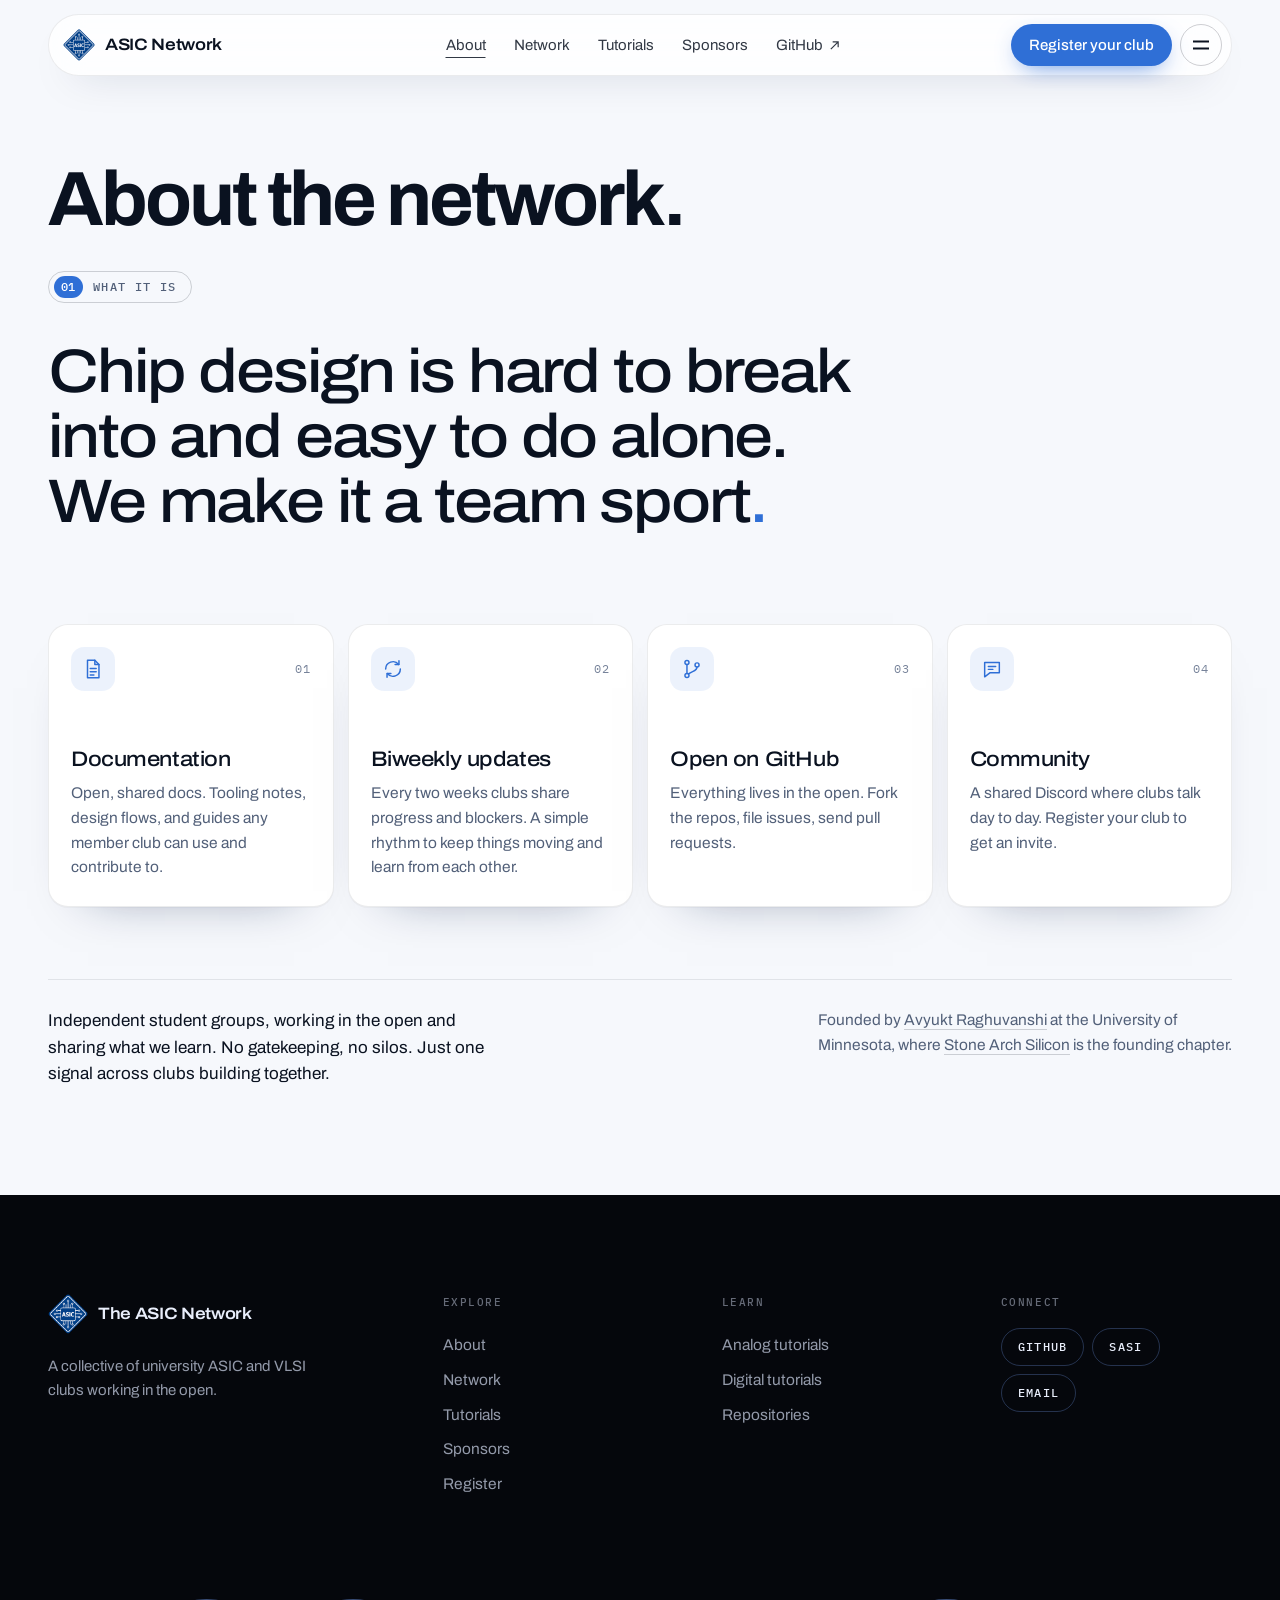
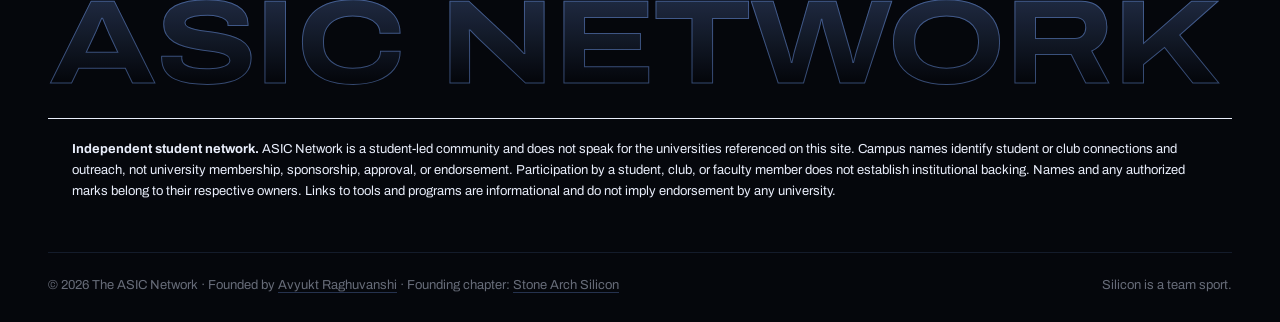
<file: about.html>
<!DOCTYPE html>
<html lang="en" class="no-js">
<head>
<meta charset="UTF-8" />
<meta name="viewport" content="width=device-width, initial-scale=1.0" />
<title>About the network | ASIC Network</title>
<meta name="description" content="Meet the ASIC Network: shared documentation, biweekly updates, and a global community of student chip designers." />

<link rel="canonical" href="https://asicnetwork.net/about.html" />

<!-- Open Graph -->
<meta property="og:title" content="About the network | ASIC Network" />
<meta property="og:description" content="Meet the ASIC Network: shared documentation, biweekly updates, and a global community of student chip designers." />
<meta property="og:image" content="https://asicnetwork.net/banner.png" />
<meta property="og:url" content="https://asicnetwork.net/about.html" />
<meta property="og:type" content="website" />
<script type="application/ld+json">
{
  "@context": "https://schema.org",
  "@type": "Organization",
  "@id": "https://asicnetwork.net/#organization",
  "name": "The ASIC Network",
  "alternateName": "ASIC Network",
  "url": "https://asicnetwork.net/",
  "logo": "https://asicnetwork.net/logo.png",
  "image": "https://asicnetwork.net/banner.png",
  "description": "A collective of university ASIC and VLSI clubs working in the open: shared documentation, open analog and digital tutorials, biweekly updates, and a community.",
  "founder": {
    "@type": "Person",
    "@id": "https://raghuavy.github.io/#person",
    "name": "Avyukt Raghuvanshi",
    "url": "https://raghuavy.github.io/"
  },
  "sameAs": [
    "https://github.com/ASIC-Network"
  ]
}
</script>

<meta name="theme-color" content="#05070c" />
<link rel="icon" type="image/png" href="assets/logo-256.png" />
<!-- Fonts: Archivo and IBM Plex Mono (SIL OFL 1.1, see assets/*-OFL.txt), self-hosted -->
<link rel="preload" href="assets/Archivo-Variable.woff2" as="font" type="font/woff2" crossorigin />
<link rel="preload" href="assets/IBMPlexMono-Medium.woff2" as="font" type="font/woff2" crossorigin />
<link rel="stylesheet" href="assets/site.css" />
<script>document.documentElement.className = 'js';</script>
<style>.subpage main>section:first-child{padding-top:160px;min-height:70vh}.nav-link[aria-current="page"]{text-decoration:underline;text-underline-offset:7px}.club-grid{display:grid;grid-template-columns:repeat(4,minmax(0,1fr));gap:16px}.club-card{display:flex;flex-direction:column;background:#fff;color:#101a2b;border:1px solid #dce2ec;border-radius:20px;padding:24px;text-decoration:none;transition:transform .2s,border-color .2s}.club-card:hover{transform:translateY(-4px);border-color:#2c66ee}.club-card:focus-visible{outline:3px solid #2c66ee;outline-offset:4px}.club-logo{height:108px;display:flex;align-items:center;justify-content:center;margin-bottom:22px}.club-logo img{object-fit:contain;width:120px;height:80px}.club-name{font-size:20px;font-weight:650;line-height:1.25}.club-university{font-size:13px;line-height:1.5;color:#556277;margin-top:7px}.club-status{font:11px monospace;text-transform:uppercase;letter-spacing:.08em;color:#3157a6;margin-top:18px}.directory-label{font-size:18px;margin:36px 0 18px}.page-heading{font-size:clamp(38px,6vw,80px);letter-spacing:-.04em;line-height:1.05;margin:0 0 30px}.home-links{display:flex;gap:12px;flex-wrap:wrap;padding-top:16px}.home-links a{border:1px solid #dce2ec;border-radius:40px;padding:12px 20px}.subpage #statement .w{opacity:1;color:inherit}@media(max-width:900px){.club-grid{grid-template-columns:repeat(3,minmax(0,1fr))}}@media(max-width:650px){.club-grid{grid-template-columns:repeat(2,minmax(0,1fr))}.club-card{padding:16px}.club-name{font-size:17px}.club-logo{height:90px}.subpage main>section:first-child{padding-top:120px}}@media(prefers-reduced-motion:reduce){.club-card{transition:none}.club-card:hover{transform:none}}</style></head>
<body class="subpage">

<a class="skip-link" href="#main">Skip to content</a>
<div class="progress" id="progress" aria-hidden="true"></div>

<!-- HEADER: a floating capsule -->
<header class="site-header" id="siteHeader">
  <nav class="nav" id="nav" aria-label="Main navigation">
    <a class="brand" href="index.html" aria-label="The ASIC Network home">
      <img src="assets/logo-256.png" alt="" width="32" height="32" />
      <span class="brand-name">ASIC Network</span>
    </a>
    <div class="nav-links">
      <a class="nav-link" aria-current="page" href="about.html">About</a>
      <a class="nav-link" href="network.html">Network</a>
      <a class="nav-link" href="tutorials.html">Tutorials</a>
      <a class="nav-link" href="sponsors.html">Sponsors</a>
      <a class="nav-link" data-link="github" href="https://github.com/ASIC-Network" target="_blank" rel="noopener">GitHub
        <svg viewBox="0 0 12 12" aria-hidden="true"><path d="M2 10L10 2M4 2h6v6" stroke="currentColor" stroke-width="1.3" fill="none"/></svg></a>
    </div>
    <div class="nav-actions">
      <a class="nav-cta" href="register.html">Register<span class="cta-long">&nbsp;your club</span></a>
      <button class="nav-menu" id="menuToggle" type="button" aria-label="Open menu" aria-controls="menu" aria-expanded="false"><span></span></button>
    </div>
  </nav>
</header>

<!-- FULL-SCREEN MENU -->
<div class="menu" id="menu" role="dialog" aria-modal="true" aria-label="Site menu">
  <div class="menu-top">
    <a class="brand" href="index.html" data-close>
      <img src="assets/logo-256.png" alt="" width="32" height="32" />
      <span class="brand-name">ASIC Network</span>
    </a>
    <button class="menu-close" id="menuClose" type="button" aria-label="Close menu">
      <svg viewBox="0 0 14 14" aria-hidden="true"><path d="M1 1l12 12M13 1L1 13" stroke="currentColor" stroke-width="1.4" fill="none"/></svg>
    </button>
  </div>
  <div class="menu-body">
    <ul class="menu-main">
      <li><a href="about.html" data-close><span class="idx">01</span>About</a></li>
      <li><a href="network.html" data-close><span class="idx">02</span>Network</a></li>
      <li><a href="tutorials.html" data-close><span class="idx">03</span>Tutorials</a></li>
      <li><a href="sponsors.html" data-close><span class="idx">04</span>Sponsors</a></li>
      <li><a href="register.html" data-close><span class="idx">05</span>Register</a></li>
    </ul>
    <div class="menu-side">
      <div>
        <h3>Learn</h3>
        <a href="https://asic-network.github.io/analog-tutorials/" target="_blank" rel="noopener">Analog tutorials <span aria-hidden="true">↗</span></a>
        <a href="https://asic-network.github.io/digital-tutorials/" target="_blank" rel="noopener">Digital tutorials <span aria-hidden="true">↗</span></a>
      </div>
      <div>
        <h3>Connect</h3>
        <a data-link="github" href="https://github.com/ASIC-Network" target="_blank" rel="noopener">GitHub <span aria-hidden="true">↗</span></a>
        <a href="https://stone-arch-silicon.github.io/stone-arch-silicon/" target="_blank" rel="noopener">Stone Arch Silicon <span aria-hidden="true">↗</span></a>
        <a href="mailto:theasicnetwork@gmail.com">theasicnetwork@gmail.com</a>
      </div>
      <p>A collective of university ASIC and VLSI clubs working in the open. Silicon is a team sport.</p>
    </div>
  </div>
</div>

<main id="main"><section class="sec theme-light" id="about" data-nav="light">
  <div class="wrap"><h1 class="page-heading">About the network.</h1>
    <p class="tag reveal"><span class="ix">01</span>What it is</p>
    <p class="statement-text" id="statement">Chip design is hard to break into and easy to do alone. We make it a team <span class="nowrap">sport<span class="accent">.</span></span></p>

    <div class="cards4">
      <article class="card reveal">
        <div class="card-top"><span class="ic"><svg viewBox="0 0 24 24" aria-hidden="true"><path d="M6 2.5h8l4.5 4.5v14.5H6z"/><path d="M14 2.5V7h4.5"/><path d="M9 11.5h6.5M9 15h6.5M9 18.5h4"/></svg></span><span class="idx">01</span></div>
        <h3>Documentation</h3><p>Open, shared docs. Tooling notes, design flows, and guides any member club can use and contribute to.</p>
      </article>
      <article class="card reveal" data-d="1">
        <div class="card-top"><span class="ic"><svg viewBox="0 0 24 24" aria-hidden="true"><path d="M20 12a8 8 0 0 1-14.2 5"/><path d="M4 12a8 8 0 0 1 14.2-5"/><path d="M18.5 3v4.2h-4.2M5.5 21v-4.2h4.2"/></svg></span><span class="idx">02</span></div>
        <h3>Biweekly updates</h3><p>Every two weeks clubs share progress and blockers. A simple rhythm to keep things moving and learn from each other.</p>
      </article>
      <article class="card reveal" data-d="2">
        <div class="card-top"><span class="ic"><svg viewBox="0 0 24 24" aria-hidden="true"><circle cx="6.5" cy="5" r="2.2"/><circle cx="6.5" cy="19" r="2.2"/><circle cx="17.5" cy="7.5" r="2.2"/><path d="M6.5 7.2v9.6M17.5 9.7c0 4.6-5.4 4.4-9.3 7.6"/></svg></span><span class="idx">03</span></div>
        <h3>Open on GitHub</h3><p>Everything lives in the open. Fork the repos, file issues, send pull requests.</p>
      </article>
      <article class="card reveal" data-d="3">
        <div class="card-top"><span class="ic"><svg viewBox="0 0 24 24" aria-hidden="true"><path d="M4 5h16v11H10l-6 4.5z"/><path d="M8 9.2h8M8 12.4h5"/></svg></span><span class="idx">04</span></div>
        <h3>Community</h3><p>A shared Discord where clubs talk day to day. Register your club to get an invite.</p>
      </article>
    </div>

    <div class="about-foot reveal">
      <p class="lead">Independent student groups, working in the open and sharing what we learn. No gatekeeping, no silos. Just one signal across clubs building together.</p>
      <p class="founder">Founded by <a class="link" href="https://raghuavy.github.io/">Avyukt Raghuvanshi</a> at the University of Minnesota, where <a class="link" href="https://stone-arch-silicon.github.io/stone-arch-silicon/">Stone Arch Silicon</a> is the founding chapter.</p>
    </div>
  </div>
</section></main>

<!-- FOOTER -->
<footer class="footer theme-dark" data-nav="dark">
  <div class="wrap">
    <div class="footer-grid">
      <div>
        <a class="brand" href="index.html">
          <img src="assets/logo-256.png" alt="" width="40" height="40" />
          <span class="brand-name">The ASIC Network</span>
        </a>
        <p class="blurb">A collective of university ASIC and VLSI clubs working in the open.</p>
      </div>
      <div class="f-links">
        <p class="f-h">Explore</p>
        <a href="about.html">About</a>
        <a href="network.html">Network</a>
        <a href="tutorials.html">Tutorials</a>
        <a href="sponsors.html">Sponsors</a>
        <a href="register.html">Register</a>
      </div>
      <div class="f-links">
        <p class="f-h">Learn</p>
        <a href="https://asic-network.github.io/analog-tutorials/" target="_blank" rel="noopener">Analog tutorials</a>
        <a href="https://asic-network.github.io/digital-tutorials/" target="_blank" rel="noopener">Digital tutorials</a>
        <a data-link="github" href="https://github.com/ASIC-Network" target="_blank" rel="noopener">Repositories</a>
      </div>
      <div>
        <p class="f-h">Connect</p>
        <div class="pills">
          <a class="pill" data-link="github" href="https://github.com/ASIC-Network" target="_blank" rel="noopener">GitHub</a>
          <a class="pill" href="https://stone-arch-silicon.github.io/stone-arch-silicon/" target="_blank" rel="noopener">SASi</a>
          <a class="pill" href="mailto:theasicnetwork@gmail.com">Email</a>
        </div>
      </div>
    </div>
    <div class="wordmark" id="wordmark" aria-hidden="true"><span>ASIC NETWORK</span></div>
    <aside class="brand-disclaimer" aria-label="Independence and trademark notice" style="max-width:1200px;margin:24px auto;padding:20px 24px;border-top:1px solid currentColor;font-size:13px;line-height:1.6"><strong>Independent student network.</strong> ASIC Network is a student-led community and does not speak for the universities referenced on this site. Campus names identify student or club connections and outreach, not university membership, sponsorship, approval, or endorsement. Participation by a student, club, or faculty member does not establish institutional backing. Names and any authorized marks belong to their respective owners. Links to tools and programs are informational and do not imply endorsement by any university.</aside>
    <div class="footer-bottom">
      <span>© <span id="year">2026</span> The ASIC Network · Founded by <a href="https://raghuavy.github.io/">Avyukt Raghuvanshi</a> · Founding chapter: <a href="https://stone-arch-silicon.github.io/stone-arch-silicon/">Stone Arch Silicon</a></span>
      <span>Silicon is a team sport.</span>
    </div>
  </div>
</footer>

<script src="assets/site.js"></script>
</body>
</html>
</file>
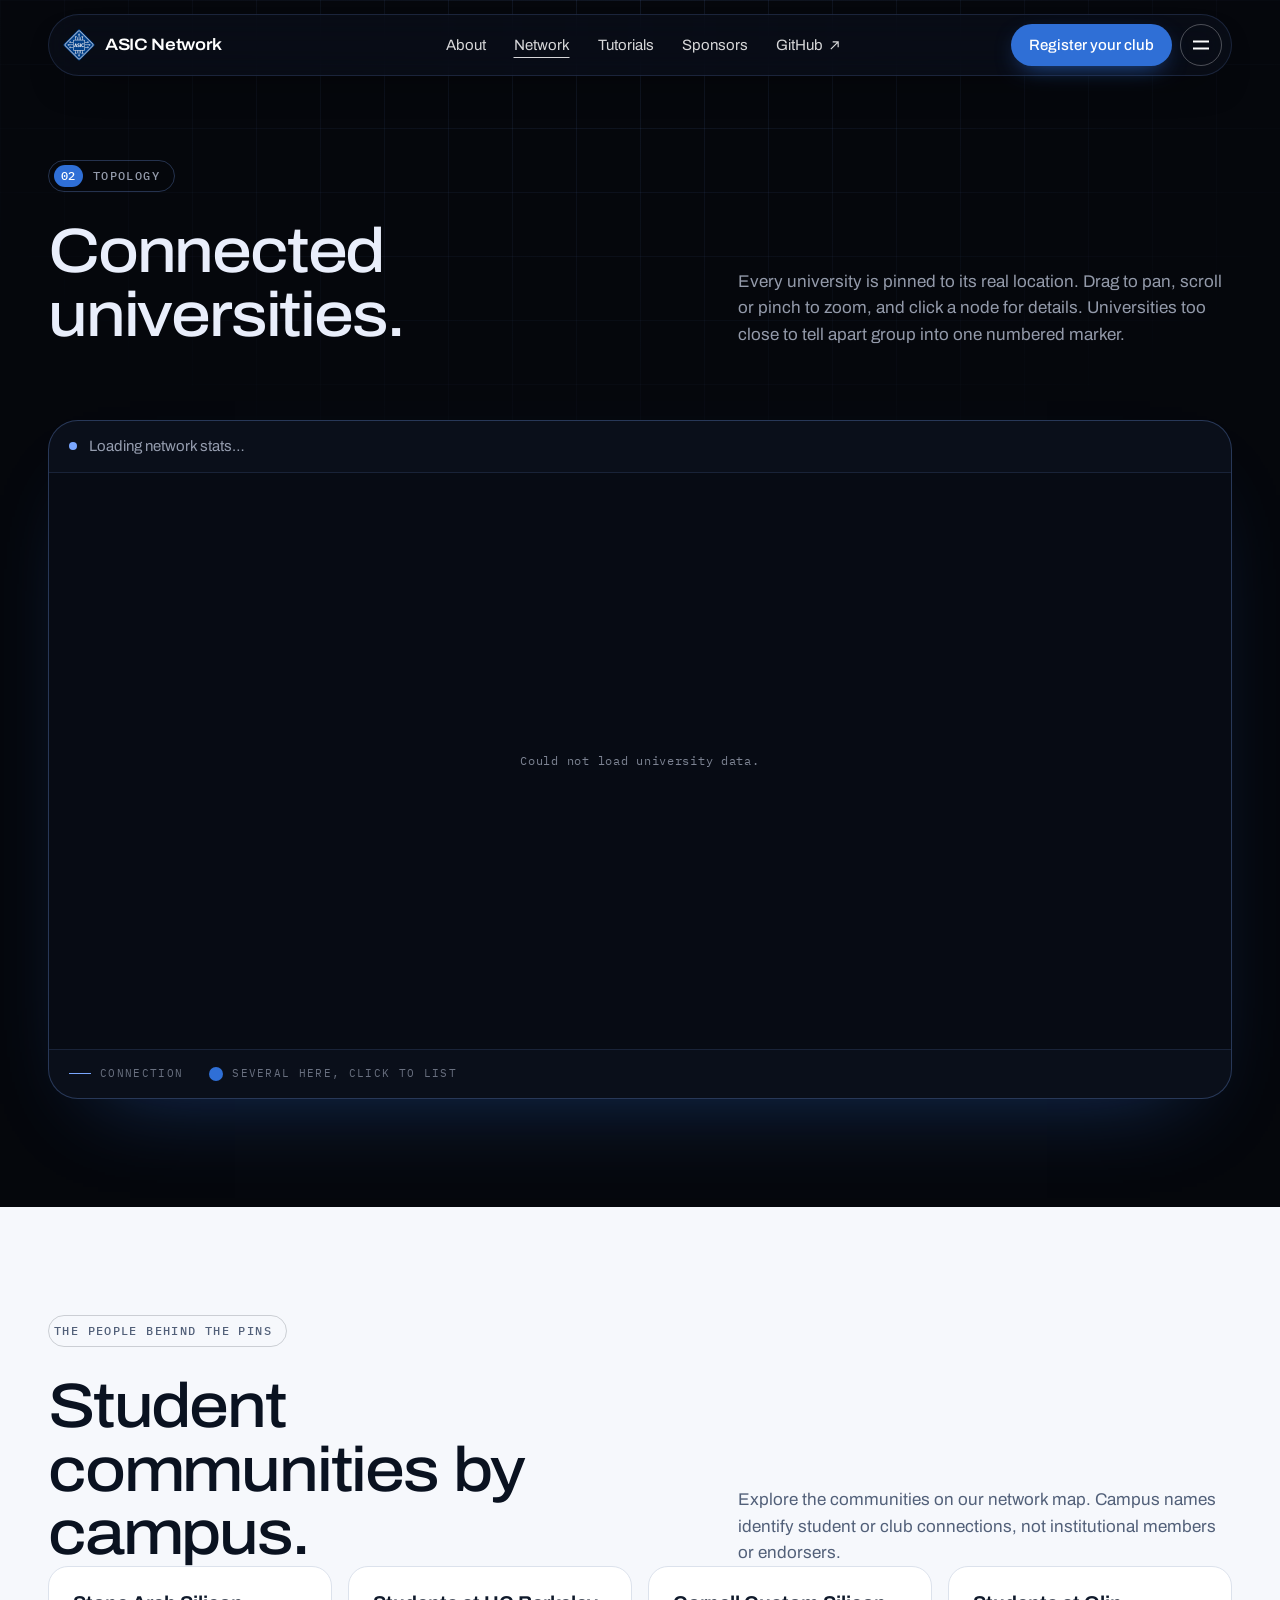
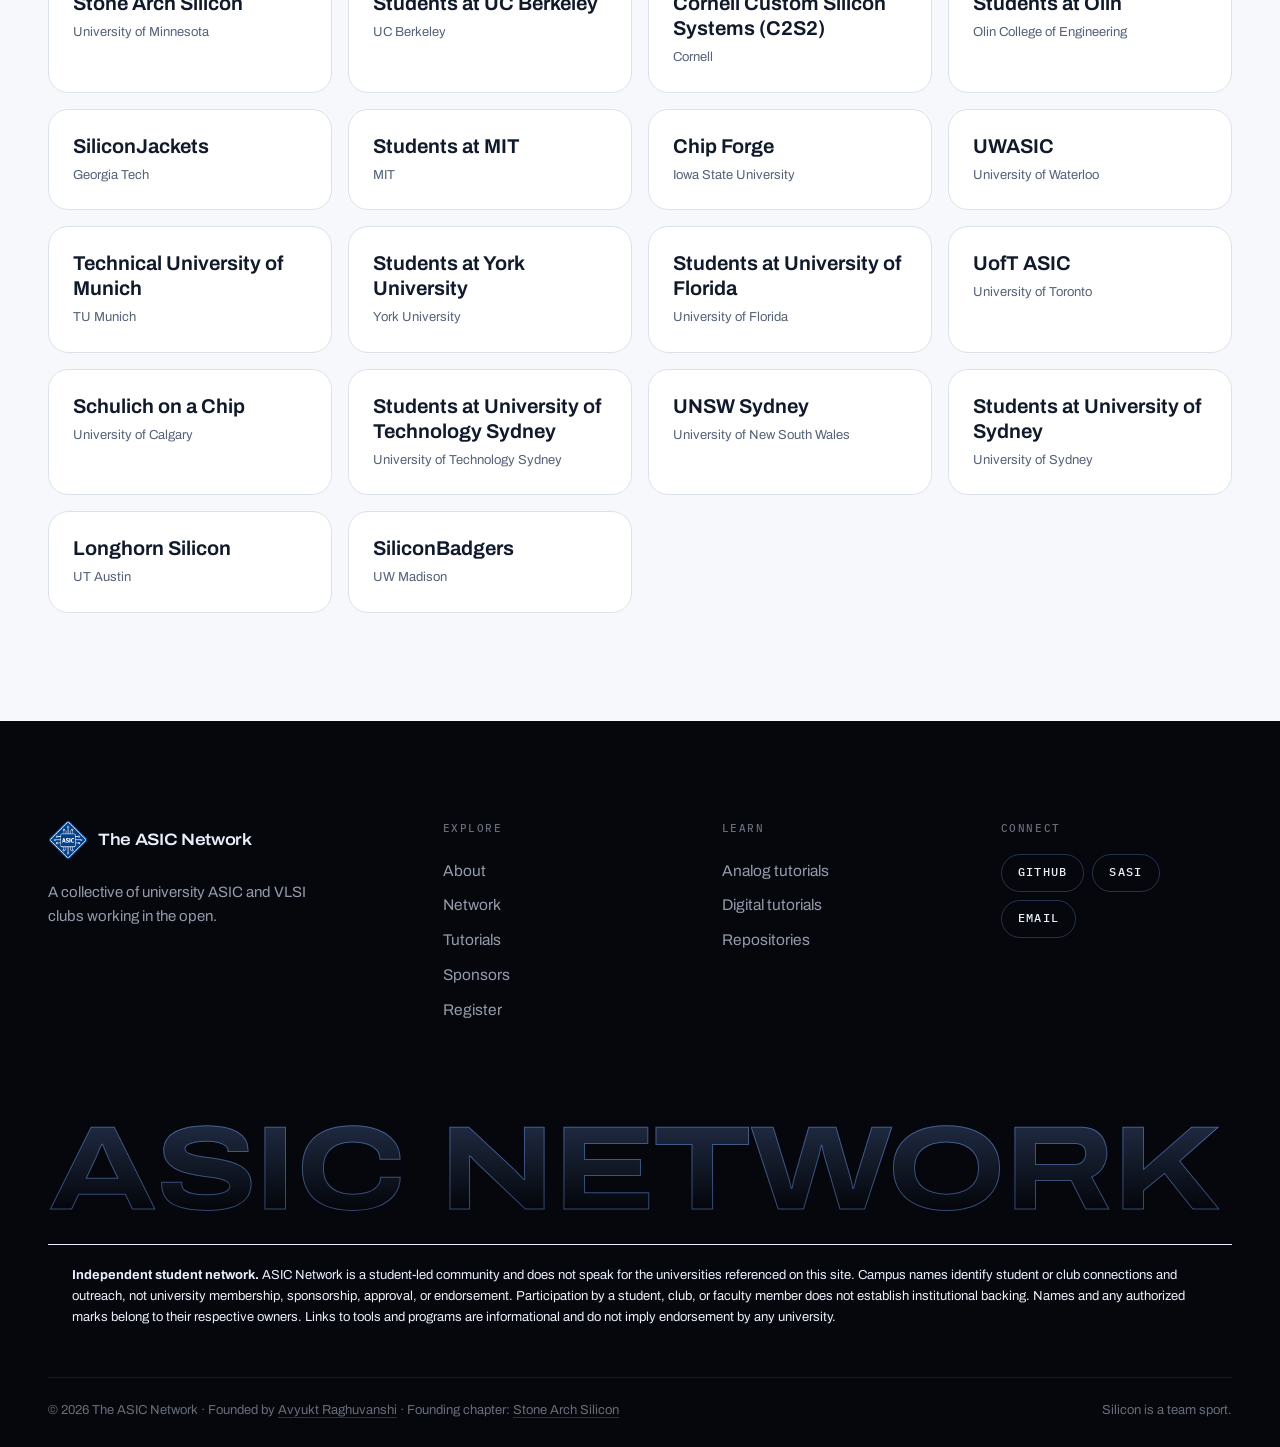
<file: network.html>
<!DOCTYPE html>
<html lang="en" class="no-js">
<head>
<meta charset="UTF-8" />
<meta name="viewport" content="width=device-width, initial-scale=1.0" />
<title>Clubs &amp; universities | ASIC Network</title>
<meta name="description" content="Explore ASIC Network clubs and universities, their logos, and an interactive map of joined and emerging connections." />

<link rel="canonical" href="https://asicnetwork.net/network.html" />

<!-- Open Graph -->
<meta property="og:title" content="Clubs &amp; universities | ASIC Network" />
<meta property="og:description" content="Explore ASIC Network clubs and universities, their logos, and an interactive map of joined and emerging connections." />
<meta property="og:image" content="https://asicnetwork.net/banner.png" />
<meta property="og:url" content="https://asicnetwork.net/network.html" />
<meta property="og:type" content="website" />
<script type="application/ld+json">
{
  "@context": "https://schema.org",
  "@type": "Organization",
  "@id": "https://asicnetwork.net/#organization",
  "name": "The ASIC Network",
  "alternateName": "ASIC Network",
  "url": "https://asicnetwork.net/",
  "logo": "https://asicnetwork.net/logo.png",
  "image": "https://asicnetwork.net/banner.png",
  "description": "A collective of university ASIC and VLSI clubs working in the open: shared documentation, open analog and digital tutorials, biweekly updates, and a community.",
  "founder": {
    "@type": "Person",
    "@id": "https://raghuavy.github.io/#person",
    "name": "Avyukt Raghuvanshi",
    "url": "https://raghuavy.github.io/"
  },
  "sameAs": [
    "https://github.com/ASIC-Network"
  ]
}
</script>

<meta name="theme-color" content="#05070c" />
<link rel="icon" type="image/png" href="assets/logo-256.png" />
<!-- Fonts: Archivo and IBM Plex Mono (SIL OFL 1.1, see assets/*-OFL.txt), self-hosted -->
<link rel="preload" href="assets/Archivo-Variable.woff2" as="font" type="font/woff2" crossorigin />
<link rel="preload" href="assets/IBMPlexMono-Medium.woff2" as="font" type="font/woff2" crossorigin />
<link rel="stylesheet" href="assets/site.css" />
<script>document.documentElement.className = 'js';</script>
<style>.subpage main>section:first-child{padding-top:160px;min-height:70vh}.nav-link[aria-current="page"]{text-decoration:underline;text-underline-offset:7px}.club-grid{display:grid;grid-template-columns:repeat(4,minmax(0,1fr));gap:16px}.club-card{display:flex;flex-direction:column;background:#fff;color:#101a2b;border:1px solid #dce2ec;border-radius:20px;padding:24px;text-decoration:none;transition:transform .2s,border-color .2s}.club-card:hover{transform:translateY(-4px);border-color:#2c66ee}.club-card:focus-visible{outline:3px solid #2c66ee;outline-offset:4px}.club-logo{height:108px;display:flex;align-items:center;justify-content:center;margin-bottom:22px}.club-logo img{object-fit:contain;width:120px;height:80px}.club-name{font-size:20px;font-weight:650;line-height:1.25}.club-university{font-size:13px;line-height:1.5;color:#556277;margin-top:7px}.page-heading{font-size:clamp(38px,6vw,80px);letter-spacing:-.04em;line-height:1.05;margin:0 0 30px}.home-links{display:flex;gap:12px;flex-wrap:wrap;padding-top:16px}.home-links a{border:1px solid #dce2ec;border-radius:40px;padding:12px 20px}.subpage #statement .w{opacity:1;color:inherit}@media(max-width:900px){.club-grid{grid-template-columns:repeat(3,minmax(0,1fr))}}@media(max-width:650px){.club-grid{grid-template-columns:repeat(2,minmax(0,1fr))}.club-card{padding:16px}.club-name{font-size:17px}.club-logo{height:90px}.subpage main>section:first-child{padding-top:120px}}@media(prefers-reduced-motion:reduce){.club-card{transition:none}.club-card:hover{transform:none}}</style></head>
<body class="subpage">

<a class="skip-link" href="#main">Skip to content</a>
<div class="progress" id="progress" aria-hidden="true"></div>

<!-- HEADER: a floating capsule -->
<header class="site-header" id="siteHeader">
  <nav class="nav" id="nav" aria-label="Main navigation">
    <a class="brand" href="index.html" aria-label="The ASIC Network home">
      <img src="assets/logo-256.png" alt="" width="32" height="32" />
      <span class="brand-name">ASIC Network</span>
    </a>
    <div class="nav-links">
      <a class="nav-link" href="about.html">About</a>
      <a class="nav-link" aria-current="page" href="network.html">Network</a>
      <a class="nav-link" href="tutorials.html">Tutorials</a>
      <a class="nav-link" href="sponsors.html">Sponsors</a>
      <a class="nav-link" data-link="github" href="https://github.com/ASIC-Network" target="_blank" rel="noopener">GitHub
        <svg viewBox="0 0 12 12" aria-hidden="true"><path d="M2 10L10 2M4 2h6v6" stroke="currentColor" stroke-width="1.3" fill="none"/></svg></a>
    </div>
    <div class="nav-actions">
      <a class="nav-cta" href="register.html">Register<span class="cta-long">&nbsp;your club</span></a>
      <button class="nav-menu" id="menuToggle" type="button" aria-label="Open menu" aria-controls="menu" aria-expanded="false"><span></span></button>
    </div>
  </nav>
</header>

<!-- FULL-SCREEN MENU -->
<div class="menu" id="menu" role="dialog" aria-modal="true" aria-label="Site menu">
  <div class="menu-top">
    <a class="brand" href="index.html" data-close>
      <img src="assets/logo-256.png" alt="" width="32" height="32" />
      <span class="brand-name">ASIC Network</span>
    </a>
    <button class="menu-close" id="menuClose" type="button" aria-label="Close menu">
      <svg viewBox="0 0 14 14" aria-hidden="true"><path d="M1 1l12 12M13 1L1 13" stroke="currentColor" stroke-width="1.4" fill="none"/></svg>
    </button>
  </div>
  <div class="menu-body">
    <ul class="menu-main">
      <li><a href="about.html" data-close><span class="idx">01</span>About</a></li>
      <li><a href="network.html" data-close><span class="idx">02</span>Network</a></li>
      <li><a href="tutorials.html" data-close><span class="idx">03</span>Tutorials</a></li>
      <li><a href="sponsors.html" data-close><span class="idx">04</span>Sponsors</a></li>
      <li><a href="register.html" data-close><span class="idx">05</span>Register</a></li>
    </ul>
    <div class="menu-side">
      <div>
        <h3>Learn</h3>
        <a href="https://asic-network.github.io/analog-tutorials/" target="_blank" rel="noopener">Analog tutorials <span aria-hidden="true">↗</span></a>
        <a href="https://asic-network.github.io/digital-tutorials/" target="_blank" rel="noopener">Digital tutorials <span aria-hidden="true">↗</span></a>
      </div>
      <div>
        <h3>Connect</h3>
        <a data-link="github" href="https://github.com/ASIC-Network" target="_blank" rel="noopener">GitHub <span aria-hidden="true">↗</span></a>
        <a href="https://stone-arch-silicon.github.io/stone-arch-silicon/" target="_blank" rel="noopener">Stone Arch Silicon <span aria-hidden="true">↗</span></a>
        <a href="mailto:theasicnetwork@gmail.com">theasicnetwork@gmail.com</a>
      </div>
      <p>A collective of university ASIC and VLSI clubs working in the open. Silicon is a team sport.</p>
    </div>
  </div>
</div>

<main id="main"><section class="sec theme-dark" id="network" data-nav="dark">
  <div class="sec-grid" aria-hidden="true"></div>
  <div class="wrap">
    <div class="sec-head">
      <p class="tag reveal"><span class="ix">02</span>Topology</p>
      <h1 class="h2 reveal">Connected universities.</h1>
      <p class="lead reveal" data-d="1">Every university is pinned to its real location. Drag to pan, scroll or pinch to zoom, and click a node for details. Universities too close to tell apart group into one numbered marker.</p>
    </div>
    <div class="net-card reveal">
      <div class="net-bar"><span class="live-dot" aria-hidden="true"></span><span class="net-stats" id="net-stats">Loading network stats…</span></div>
      <div id="netmesh" aria-label="Interactive map of universities in the ASIC Network">
        <div class="map-controls">
          <button type="button" class="map-btn" id="map-zoom-in" aria-label="Zoom in">+</button>
          <button type="button" class="map-btn" id="map-zoom-out" aria-label="Zoom out">&minus;</button>
          <button type="button" class="map-btn map-reset" id="map-reset" aria-label="Reset view" title="Reset view">⟲</button>
        </div>
      </div>
      <div class="net-legend">
        <span><i class="link"></i>Connection</span>
        <span><i class="clus"></i>Several here, click to list</span>
      </div>
    </div>
  </div>
</section><section class="sec theme-light" id="clubs" data-nav="light"><div class="wrap"><div class="sec-head"><p class="tag">The people behind the pins</p><h2 class="h2">Student communities by campus.</h2><p class="lead">Explore the communities on our network map. Campus names identify student or club connections, not institutional members or endorsers.</p></div><div class="club-grid"><a class="club-card" data-university="University of Minnesota" href="https://stone-arch-silicon.github.io/stone-arch-silicon/" target="_blank" rel="noopener"><span class="club-name">Stone Arch Silicon</span><span class="club-university">University of Minnesota</span></a><a class="club-card" data-university="UC Berkeley" href="https://berkeley.edu/" target="_blank" rel="noopener"><span class="club-name">Students at UC Berkeley</span><span class="club-university">UC Berkeley</span></a><a class="club-card" data-university="Cornell" href="https://www.c2s2.dev/" target="_blank" rel="noopener"><span class="club-name">Cornell Custom Silicon Systems (C2S2)</span><span class="club-university">Cornell</span></a><a class="club-card" data-university="Olin" href="https://olin.edu/" target="_blank" rel="noopener"><span class="club-name">Students at Olin</span><span class="club-university">Olin College of Engineering</span></a><a class="club-card" data-university="Georgia Tech" href="https://siliconjackets.gt/" target="_blank" rel="noopener"><span class="club-name">SiliconJackets</span><span class="club-university">Georgia Tech</span></a><a class="club-card" data-university="MIT" href="https://mit.edu/" target="_blank" rel="noopener"><span class="club-name">Students at MIT</span><span class="club-university">MIT</span></a><a class="club-card" data-university="Iowa State University" href="https://git.ece.iastate.edu/isu-chip-fab" target="_blank" rel="noopener"><span class="club-name">Chip Forge</span><span class="club-university">Iowa State University</span></a><a class="club-card" data-university="University of Waterloo" href="https://uwasic.com/" target="_blank" rel="noopener"><span class="club-name">UWASIC</span><span class="club-university">University of Waterloo</span></a><a class="club-card" data-university="TU Munich" href="https://tum.de/" target="_blank" rel="noopener"><span class="club-name">Technical University of Munich</span><span class="club-university">TU Munich</span></a><a class="club-card" data-university="York University" href="https://yorku.ca/" target="_blank" rel="noopener"><span class="club-name">Students at York University</span><span class="club-university">York University</span></a><a class="club-card" data-university="University of Florida" href="https://ufl.edu/" target="_blank" rel="noopener"><span class="club-name">Students at University of Florida</span><span class="club-university">University of Florida</span></a><a class="club-card" data-university="University of Toronto" href="https://uoftasic.com/" target="_blank" rel="noopener"><span class="club-name">UofT ASIC</span><span class="club-university">University of Toronto</span></a><a class="club-card" data-university="University of Calgary" href="https://schulichonachip.ca/" target="_blank" rel="noopener"><span class="club-name">Schulich on a Chip</span><span class="club-university">University of Calgary</span></a><a class="club-card" data-university="University of Technology Sydney" href="https://uts.edu.au/" target="_blank" rel="noopener"><span class="club-name">Students at University of Technology Sydney</span><span class="club-university">University of Technology Sydney</span></a><a class="club-card" data-university="University of New South Wales" href="https://unsw.edu.au/" target="_blank" rel="noopener"><span class="club-name">UNSW Sydney</span><span class="club-university">University of New South Wales</span></a><a class="club-card" data-university="University of Sydney" href="https://sydney.edu.au/" target="_blank" rel="noopener"><span class="club-name">Students at University of Sydney</span><span class="club-university">University of Sydney</span></a><a class="club-card" data-university="UT Austin" href="https://github.com/LonghornSilicon" target="_blank" rel="noopener"><span class="club-name">Longhorn Silicon</span><span class="club-university">UT Austin</span></a><a class="club-card" data-university="UW Madison" href="https://siliconbadgers.com/" target="_blank" rel="noopener"><span class="club-name">SiliconBadgers</span><span class="club-university">UW Madison</span></a></div></div></section></main>

<!-- FOOTER -->
<footer class="footer theme-dark" data-nav="dark">
  <div class="wrap">
    <div class="footer-grid">
      <div>
        <a class="brand" href="index.html">
          <img src="assets/logo-256.png" alt="" width="40" height="40" />
          <span class="brand-name">The ASIC Network</span>
        </a>
        <p class="blurb">A collective of university ASIC and VLSI clubs working in the open.</p>
      </div>
      <div class="f-links">
        <p class="f-h">Explore</p>
        <a href="about.html">About</a>
        <a href="network.html">Network</a>
        <a href="tutorials.html">Tutorials</a>
        <a href="sponsors.html">Sponsors</a>
        <a href="register.html">Register</a>
      </div>
      <div class="f-links">
        <p class="f-h">Learn</p>
        <a href="https://asic-network.github.io/analog-tutorials/" target="_blank" rel="noopener">Analog tutorials</a>
        <a href="https://asic-network.github.io/digital-tutorials/" target="_blank" rel="noopener">Digital tutorials</a>
        <a data-link="github" href="https://github.com/ASIC-Network" target="_blank" rel="noopener">Repositories</a>
      </div>
      <div>
        <p class="f-h">Connect</p>
        <div class="pills">
          <a class="pill" data-link="github" href="https://github.com/ASIC-Network" target="_blank" rel="noopener">GitHub</a>
          <a class="pill" href="https://stone-arch-silicon.github.io/stone-arch-silicon/" target="_blank" rel="noopener">SASi</a>
          <a class="pill" href="mailto:theasicnetwork@gmail.com">Email</a>
        </div>
      </div>
    </div>
    <div class="wordmark" id="wordmark" aria-hidden="true"><span>ASIC NETWORK</span></div>
    <aside class="brand-disclaimer" aria-label="Independence and trademark notice" style="max-width:1200px;margin:24px auto;padding:20px 24px;border-top:1px solid currentColor;font-size:13px;line-height:1.6"><strong>Independent student network.</strong> ASIC Network is a student-led community and does not speak for the universities referenced on this site. Campus names identify student or club connections and outreach, not university membership, sponsorship, approval, or endorsement. Participation by a student, club, or faculty member does not establish institutional backing. Names and any authorized marks belong to their respective owners. Links to tools and programs are informational and do not imply endorsement by any university.</aside>
    <div class="footer-bottom">
      <span>© <span id="year">2026</span> The ASIC Network · Founded by <a href="https://raghuavy.github.io/">Avyukt Raghuvanshi</a> · Founding chapter: <a href="https://stone-arch-silicon.github.io/stone-arch-silicon/">Stone Arch Silicon</a></span>
      <span>Silicon is a team sport.</span>
    </div>
  </div>
</footer>

<script src="assets/site.js"></script>
<script>
/* ============================================================
   CONFIG — EDIT HERE
   ============================================================ */
const CONFIG = {
  github:  "https://github.com/ASIC-Network",
  discord: "https://discord.gg/REPLACE-ME",
  universitiesCSV: "https://docs.google.com/spreadsheets/d/e/2PACX-1vSEe6u_V6wiWB_s7ybyFv8Z_RE4-5IRjR19GIsu5dUbLxPPdLOSMxOB12wsPwYKtcDrBExTvXZCwLeJ/pub?gid=0&single=true&output=csv",
  peopleCSV: "https://docs.google.com/spreadsheets/d/e/2PACX-1vSEe6u_V6wiWB_s7ybyFv8Z_RE4-5IRjR19GIsu5dUbLxPPdLOSMxOB12wsPwYKtcDrBExTvXZCwLeJ/pub?gid=630240970&single=true&output=csv",
};

document.querySelectorAll('[data-link="github"]').forEach(a => a.href = CONFIG.github);
document.querySelectorAll('[data-link="discord"]').forEach(a => a.href = CONFIG.discord);

/* ============================================================
   DATA-DRIVEN SECTIONS: edit the Google Sheet tabs that CONFIG
   points at (published as CSV), not this code.
   universities tab : university, label, status, lat, lng
     - only rows whose status is exactly "Joined" (case-insensitive)
       are shown; every other row is ignored
   people tab       : name, university, description
     - only feeds the network-map tooltips; matched to map
       nodes by university name, so spelling must match between
       the two tabs
   ============================================================ */
function parseCSV(text){
  const rows = []; let row = [], f = "", q = false;
  for (let i = 0; i < text.length; i++){
    const c = text[i];
    if (q){ if (c === '"'){ if (text[i+1] === '"'){ f += '"'; i++; } else q = false; } else f += c; }
    else if (c === '"') q = true;
    else if (c === ","){ row.push(f); f = ""; }
    else if (c === "\n" || c === "\r"){ if (c === "\r" && text[i+1] === "\n") i++; row.push(f); f = ""; if (row.some(v => v.trim() !== "")) rows.push(row); row = []; }
    else f += c;
  }
  row.push(f); if (row.some(v => v.trim() !== "")) rows.push(row);
  const head = rows.shift().map(h => h.trim().toLowerCase());
  return rows.map(r => Object.fromEntries(head.map((h, j) => [h, (r[j] || "").trim()])));
}
const esc = s => String(s).replace(/[&<>"']/g, m => ({"&":"&amp;","<":"&lt;",">":"&gt;",'"':"&quot;","'":"&#39;"}[m]));
const uniKey = s => (s || "").toLowerCase().replace(/\s+/g, " ").trim();
async function loadCSV(url){
  const res = await fetch(url, { cache: "no-store" });
  if (!res.ok) throw new Error("HTTP " + res.status);
  return parseCSV(await res.text());
}

/* ---------- people (tooltip data for the network map) ---------- */
async function loadPeople(){
  try{ return (await loadCSV(CONFIG.peopleCSV)).filter(p => p.name); }
  catch(e){ return []; }
}

let WORLD_GEOJSON = null;
async function loadWorldGeo(){
  try{
    const res = await fetch("world.geojson", { cache: "force-cache" });
    if (!res.ok) throw new Error("HTTP " + res.status);
    return await res.json();
  } catch(e){ return { type: "FeatureCollection", features: [] }; } // fail gracefully: map still shows dots, just no land shapes
}

/* ---------- network map (GeoJSON + Mercator, no external deps) ---------- */
async function buildMesh(people){
  const host = document.getElementById("netmesh");
  if (!host) return;

  // Only universities whose status is exactly "Joined" are shown.
  const isJoined = s => (s || "").trim().toLowerCase() === "joined";

  let unis;
  try{
    unis = (await loadCSV(CONFIG.universitiesCSV))
      .filter(u => u.university && u.lat && u.lng && isJoined(u.status));
  } catch(e){
    host.innerHTML = '<div class="net-fallback">Could not load university data.</div>';
    return;
  }
  if (!unis.length){ host.innerHTML = '<div class="net-fallback">No joined universities found.</div>'; return; }

  const byUni = {};
  (people || []).forEach(p => { const k = uniKey(p.university); if (k) (byUni[k] = byUni[k] || []).push(p.name); });

  /* ---- SVG setup ---- */
  const NS = "http://www.w3.org/2000/svg";
  const svg = document.createElementNS(NS, "svg");
  svg.style.cssText = "position:absolute;inset:0;width:100%;height:100%;display:block";
  host.appendChild(svg);

  const tip = document.createElement("div");
  tip.className = "net-tooltip";
  host.appendChild(tip);

  /* ---- pan/zoom state ---- */
  // We work in a 960x500 base canvas (classic D3 world size)
  // and apply a single SVG transform for pan+zoom
  const BASE_W = 960, BASE_H = 500;
  let zoom = 1, offX = 0, offY = 0;

  /* ---- Mercator helpers (matching d3-geo natural earth at 960x500) ---- */
  // scale=153 matches the Natural Earth 110m at 960x500 with center [0,0]
  const SCALE = 153;
  const CX = BASE_W / 2, CY = BASE_H / 2 + 20; // shift slightly south

  function project(lng, lat) {
    const lam = lng * Math.PI / 180;
    const phi = lat * Math.PI / 180;
    const x = CX + SCALE * lam;
    const sinPhi = Math.sin(phi);
    const y = CY - SCALE * Math.log((1 + sinPhi) / (1 - sinPhi)) / 2;
    return [x, y];
  }

  /* ---- GeoJSON path renderer ---- */
  function geoPath(feature) {
    const geom = feature.geometry;
    if (!geom) return "";
    const renderRing = ring => ring.map(([lng, lat], i) => {
      const [x, y] = project(lng, lat);
      return (i === 0 ? "M" : "L") + x.toFixed(2) + "," + y.toFixed(2);
    }).join("") + "Z";
    const renderPolygon = coords => coords.map(renderRing).join("");
    if (geom.type === "Polygon") return renderPolygon(geom.coordinates);
    if (geom.type === "MultiPolygon") return geom.coordinates.map(renderPolygon).join("");
    return "";
  }

  /* ---- build SVG layers ---- */
  // ocean
  const ocean = document.createElementNS(NS, "rect");
  ocean.setAttribute("width", "100%"); ocean.setAttribute("height", "100%");
  ocean.setAttribute("class", "ocean");
  svg.appendChild(ocean);

  // zoomable group — everything inside scales together
  const g = document.createElementNS(NS, "g");
  g.setAttribute("id", "map-g");
  svg.appendChild(g);

  // graticule (30-degree grid)
  const gratG = document.createElementNS(NS, "g");
  gratG.setAttribute("class", "graticule");
  g.appendChild(gratG);
  for (const lat of [-60,-30,0,30,60]) {
    const p = document.createElementNS(NS, "path");
    let d = "";
    for (let lng = -180; lng <= 180; lng += 3) {
      const [x, y] = project(lng, lat);
      d += (lng === -180 ? "M" : "L") + x.toFixed(1) + "," + y.toFixed(1);
    }
    p.setAttribute("d", d);
    gratG.appendChild(p);
  }
  for (const lng of [-150,-120,-90,-60,-30,0,30,60,90,120,150,180]) {
    const p = document.createElementNS(NS, "path");
    let d = "";
    for (let lat = -80; lat <= 82; lat += 3) {
      const [x, y] = project(lng, lat);
      d += (lat === -80 ? "M" : "L") + x.toFixed(1) + "," + y.toFixed(1);
    }
    p.setAttribute("d", d);
    gratG.appendChild(p);
  }

  // land from real GeoJSON
  const landG = document.createElementNS(NS, "g");
  g.appendChild(landG);
  WORLD_GEOJSON.features.forEach(f => {
    const d = geoPath(f);
    if (!d) return;
    const p = document.createElementNS(NS, "path");
    p.setAttribute("d", d);
    p.setAttribute("class", "land");
    landG.appendChild(p);
  });

  // connection lines: nearest-neighbor mesh instead of full mesh, much less cluttered as the network grows
  const linesG = document.createElementNS(NS, "g");
  g.appendChild(linesG);
  const uniData = unis.map(u => {
    const [x, y] = project(+u.lng, +u.lat);
    return { u, x, y, ppl: byUni[uniKey(u.university)] || [] };
  });
  const joined = uniData; // every university shown is joined

  function dist(a, b){ return Math.hypot(a.x - b.x, a.y - b.y); }
  function drawLine(a, b, cls){
    const l = document.createElementNS(NS, "line");
    l.setAttribute("x1",a.x); l.setAttribute("y1",a.y);
    l.setAttribute("x2",b.x); l.setAttribute("y2",b.y);
    l.setAttribute("class",cls); linesG.appendChild(l);
  }

  // Continent bucketing from raw coordinates (geographic ranges, not a per-country lookup table)
  function continentForPoint(lng, lat){
    if (lat > 7 && lng > -30 && lng < 60) return "Europe";
    if (lat <= 7 && lng > -25 && lng < 52) return "Africa";
    if (lng >= 25 && lng <= 180 && lat >= 5) return "Asia";
    if (lng >= 95 && lat < 5 && lat > -50) return "Oceania";
    if (lat >= 7 && lng < -30) return "North America";
    if (lat < 7 && lng < -30 && lng > -90) return "South America";
    if (lat < 15 && lng <= -90) return "North America";
    return "Other";
  }
  uniData.forEach(d => { d.continent = continentForPoint(+d.u.lng, +d.u.lat); });

  // each node connects to its K nearest neighbors (deduped, since
  // a connection drawn from either end looks the same)
  const K_JOINED = 4;
  const drawnPairs = new Set();
  function pairKey(a, b){
    return a.u.university < b.u.university
      ? a.u.university + "|" + b.u.university
      : b.u.university + "|" + a.u.university;
  }
  joined.forEach(a => {
    const ranked = joined.filter(b => b !== a).sort((x, y) => dist(a, x) - dist(a, y));
    ranked.slice(0, K_JOINED).forEach(b => {
      const key = pairKey(a, b);
      if (drawnPairs.has(key)) return;
      drawnPairs.add(key);
      drawLine(a, b, "conn-line");
    });
  });

  // backbone pass: nearest-neighbor alone can leave separate clusters (e.g. one
  // continent's nodes never linking to another continent's). Run a minimum
  // spanning tree across all nodes and draw any edges it needs that
  // aren't already present, guaranteeing every node is reachable from
  // every other one through some path, without drawing a full mesh.
  if (joined.length > 1){
    const inTree = new Set([joined[0]]);
    const remaining = new Set(joined.slice(1));
    while (remaining.size){
      let bestA = null, bestB = null, bestD = Infinity;
      inTree.forEach(a => remaining.forEach(b => {
        const d = dist(a, b);
        if (d < bestD){ bestD = d; bestA = a; bestB = b; }
      }));
      const key = pairKey(bestA, bestB);
      if (!drawnPairs.has(key)){
        drawnPairs.add(key);
        drawLine(bestA, bestB, "conn-line");
      }
      inTree.add(bestB);
      remaining.delete(bestB);
    }
  }

  // continent backbone: connect every continent directly to every other
  // continent (closest pair of nodes between them), so the map visually shows
  // every continent reaching every other continent, not just a single relay
  // chain through whichever continent happens to sit in the middle.
  const continents = {};
  uniData.forEach(d => { (continents[d.continent] = continents[d.continent] || []).push(d); });
  const continentNames = Object.keys(continents);
  for (let i = 0; i < continentNames.length; i++){
    for (let j = i + 1; j < continentNames.length; j++){
      const groupA = continents[continentNames[i]];
      const groupB = continents[continentNames[j]];
      let bestA = null, bestB = null, bestD = Infinity;
      groupA.forEach(a => groupB.forEach(b => {
        const d = dist(a, b);
        if (d < bestD){ bestD = d; bestA = a; bestB = b; }
      }));
      if (!bestA) continue;
      const key = pairKey(bestA, bestB);
      if (drawnPairs.has(key)) continue;
      drawnPairs.add(key);
      drawLine(bestA, bestB, "conn-line");
    }
  }

  // nodes — live OUTSIDE the map transform group so we control their size manually
  const nodesG = document.createElementNS(NS, "g");
  svg.appendChild(nodesG);
  let activeNode = null;
  let activeCluster = null;
  const isTouch = matchMedia("(pointer: coarse)").matches;

  // Universities whose screen positions land within `threshold` px of each
  // other get grouped into one clickable cluster instead of overlapping,
  // unclickable dots. Grouping is transitive (connected components), not
  // just nearest-pair, so a tight row of 5 schools becomes one cluster
  // rather than 2-3 overlapping pairs.
  function clusterPoints(data, threshold){
    const n = data.length;
    const parent = Array.from({ length: n }, (_, i) => i);
    function find(x){ while (parent[x] !== x){ parent[x] = parent[parent[x]]; x = parent[x]; } return x; }
    function union(a, b){ const ra = find(a), rb = find(b); if (ra !== rb) parent[ra] = rb; }
    const t2 = threshold * threshold;
    for (let i = 0; i < n; i++){
      for (let j = i + 1; j < n; j++){
        const dx = data[i]._sx - data[j]._sx, dy = data[i]._sy - data[j]._sy;
        if (dx * dx + dy * dy < t2) union(i, j);
      }
    }
    const groups = new Map();
    for (let i = 0; i < n; i++){
      const root = find(i);
      if (!groups.has(root)) groups.set(root, []);
      groups.get(root).push(i);
    }
    return [...groups.values()];
  }

  // Reusable pool of cluster-marker DOM elements so we don't recreate SVG
  // nodes on every pan/zoom frame.
  const clusterPool = [];
  function getClusterEntry(i){
    if (clusterPool[i]) return clusterPool[i];
    const grp = document.createElementNS(NS, "g");
    grp.setAttribute("class", "uni-cluster");
    const hit = document.createElementNS(NS, "circle");
    hit.setAttribute("class", "chit"); hit.setAttribute("fill", "transparent");
    const circle = document.createElementNS(NS, "circle");
    circle.setAttribute("class", "cring");
    const text = document.createElementNS(NS, "text");
    text.setAttribute("class", "ctxt");
    grp.appendChild(hit); grp.appendChild(circle); grp.appendChild(text);
    nodesG.appendChild(grp);
    const entry = { grp, hit, circle, text, bound: false, data: null };
    clusterPool[i] = entry;
    return entry;
  }
  function closeClusterTip(){
    if (activeCluster){ activeCluster = null; tip.classList.remove("show"); tip.classList.remove("interactive"); }
  }

  uniData.forEach(d => {
    const grp = document.createElementNS(NS, "g");
    grp.setAttribute("class", "uni-node conn");

    // invisible larger hit-target, makes tapping on mobile much easier
    const hit = document.createElementNS(NS, "circle");
    hit.setAttribute("class","hit"); hit.setAttribute("r","16");
    hit.setAttribute("fill","transparent");
    grp.appendChild(hit);

    const circle = document.createElementNS(NS, "circle");
    circle.setAttribute("class","ring"); circle.setAttribute("r","5");
    grp.appendChild(circle);

    const lbl = document.createElementNS(NS, "text");
    lbl.setAttribute("class","lbl");
    lbl.textContent = d.u.university;  // full name, never truncated
    grp.appendChild(lbl);

    if (isTouch) {
      // touch: a tap opens/pins the tooltip; tapping elsewhere closes it
      grp.addEventListener("click", ev => {
        ev.stopPropagation();
        if (activeNode && activeNode !== grp) activeNode.classList.remove("active");
        if (activeNode === grp) {
          grp.classList.remove("active"); activeNode = null; hideTip();
        } else {
          grp.classList.add("active"); activeNode = grp; showTip(d, ev);
        }
      });
    } else {
      // mouse: hover previews, click pins
      grp.addEventListener("mouseenter", ev => { showTip(d, ev); grp.classList.add("active"); });
      grp.addEventListener("mouseleave", () => { if (activeNode !== grp) grp.classList.remove("active"); hideTip(); });
      grp.addEventListener("click", ev => {
        ev.stopPropagation();
        // hovering already marks the node active, so pin state is tracked by activeNode
        // (toggling the class here used to un-pin on the first click)
        if (activeNode === grp){ activeNode = null; return; }  // un-pin; the hover preview stays until the pointer leaves
        if (activeNode) activeNode.classList.remove("active");
        grp.classList.add("active"); activeNode = grp; showTip(d, ev);
      });
    }
    d._el = grp; d._circle = circle; d._lbl = lbl; d._hit = hit;
    nodesG.appendChild(grp);
  });

  /* ---- tooltip ---- */
  // Clamp a proposed tip position to the host box using the tooltip's real
  // measured size, rather than a guessed width/height — this is what keeps
  // the popup fully on-screen (including near edges on mobile when zoomed
  // in), instead of only shifting it by a fixed guessed amount.
  function clampToHost(x, y, tw, th){
    const pad = 8;
    const maxX = Math.max(pad, host.clientWidth - tw - pad);
    const maxY = Math.max(pad, host.clientHeight - th - pad);
    return [Math.min(Math.max(x, pad), maxX), Math.min(Math.max(y, pad), maxY)];
  }
  function showTip(d, ev){
    tip.classList.remove("interactive");
    tip.innerHTML = '<div class="nm">' + esc(d.u.university) + '</div>'
      + (d.ppl.length ? '<div class="prow"><b>People:</b> ' + esc(d.ppl.join(", ")) + '</div>' : '');
    tip.classList.add("show");
    const tw = tip.offsetWidth, th = tip.offsetHeight;
    if (isTouch) positionTipNear(d, tw, th); else moveTip(ev, tw, th);
  }
  function hideTip(){ if (!activeNode) tip.classList.remove("show"); }
  function moveTip(ev, tw, th){
    tw = tw || tip.offsetWidth; th = th || tip.offsetHeight;
    const r = host.getBoundingClientRect();
    let x = ev.clientX - r.left + 14, y = ev.clientY - r.top - 10;
    [x, y] = clampToHost(x, y, tw, th);
    tip.style.left = x+"px"; tip.style.top = y+"px";
  }
  function positionTipNear(d, tw, th){
    // anchor the tooltip near the node's current screen position, works without a pointer event
    tw = tw || tip.offsetWidth; th = th || tip.offsetHeight;
    let x = d._sx + 16, y = d._sy - th - 10;
    if (y < 4) y = d._sy + 20;
    [x, y] = clampToHost(x, y, tw, th);
    tip.style.left = x+"px"; tip.style.top = y+"px";
  }

  /* ---- cluster tooltip: a pickable list, so every university stays
     individually reachable no matter how tightly packed the dots are ---- */
  function positionClusterTip(c, tw, th){
    let x = c.x + 16, y = c.y - th - 10;
    if (y < 4) y = c.y + 20;
    [x, y] = clampToHost(x, y, tw, th);
    tip.style.left = x+"px"; tip.style.top = y+"px";
  }
  function renderClusterList(c){
    let html = '<div class="nm">' + c.count + ' universities here</div><div class="clist">';
    c.members.forEach((d, i) => {
      html += '<button type="button" class="citem" data-i="' + i + '">'
        + '<span class="dot conn"></span>'
        + esc(d.u.university) + '</button>';
    });
    html += '</div>';
    tip.innerHTML = html;
    tip.querySelectorAll(".citem").forEach(btn => {
      btn.addEventListener("click", ev => {
        ev.stopPropagation();
        renderClusterMember(c, +btn.dataset.i);
      });
    });
    const tw = tip.offsetWidth, th = tip.offsetHeight;
    positionClusterTip(c, tw, th);
  }
  function renderClusterMember(c, i){
    const d = c.members[i];
    tip.innerHTML = '<button type="button" class="cback">&larr; ' + c.count + ' universities</button>'
      + '<div class="nm">' + esc(d.u.university) + '</div>'
      + (d.ppl.length ? '<div class="prow"><b>People:</b> ' + esc(d.ppl.join(", ")) + '</div>' : '');
    tip.querySelector(".cback").addEventListener("click", ev => {
      ev.stopPropagation();
      renderClusterList(c);
    });
    const tw = tip.offsetWidth, th = tip.offsetHeight;
    positionClusterTip(c, tw, th);
  }

  svg.addEventListener("click", () => {
    if (activeNode){ activeNode.classList.remove("active"); activeNode = null; }
    activeCluster = null;
    tip.classList.remove("show");
    tip.classList.remove("interactive");
  });
  if (!isTouch) {
    svg.addEventListener("mousemove", ev => { if (tip.classList.contains("show") && !activeNode && !activeCluster) moveTip(ev); });
  }

  /* ---- apply transform ---- */
  const LABEL_START = 2.5;
  const LABEL_FULL  = 4.5;

  function applyTransform(){
    const W = host.clientWidth || 800, H = host.clientHeight || 520;
    const fitScale = Math.min(W / BASE_W, H / BASE_H);
    const tx = (W - BASE_W * fitScale) / 2 + offX;
    const ty = (H - BASE_H * fitScale) / 2 + offY;
    const s  = fitScale * zoom;

    g.setAttribute("transform", `translate(${tx.toFixed(2)},${ty.toFixed(2)}) scale(${s.toFixed(4)})`);

    const lineW = (1.2 * Math.pow(zoom, 0.35) / s).toFixed(4);
    linesG.querySelectorAll("line").forEach(l => l.setAttribute("stroke-width", lineW));

    const r = 4 * Math.pow(zoom, 0.4);
    const fontSize = 9 * Math.pow(zoom, 0.45);
    const lblOpacity = Math.max(0, Math.min(1,
      (zoom - LABEL_START) / (LABEL_FULL - LABEL_START)
    ));
    const showLabels = lblOpacity > 0.01;

    // Screen positions for every university, regardless of cluster state
    uniData.forEach(d => {
      d._sx = tx + d.x * s;
      d._sy = ty + d.y * s;
    });

    // Group universities that are too close together on screen to click
    // individually (or to label without their names overlapping) into a
    // single cluster marker. The threshold scales with the node's hit
    // radius so declustered nodes are always far enough apart to tap.
    const CLUSTER_PX = Math.max(6,(r + 11) * 0.55);
    const groups = clusterPoints(uniData, CLUSTER_PX);
    const clustersRender = [];
    uniData.forEach(d => { d._clustered = false; });
    groups.forEach(idxs => {
      if (idxs.length === 1) return;
      let cx = 0, cy = 0;
      idxs.forEach(i => { cx += uniData[i]._sx; cy += uniData[i]._sy; uniData[i]._clustered = true; });
      clustersRender.push({ x: cx / idxs.length, y: cy / idxs.length, count: idxs.length, members: idxs.map(i => uniData[i]) });
    });

    // Singleton nodes: normal circle, sized and positioned as before
    uniData.forEach(d => {
      d._el.style.display = d._clustered ? "none" : "";
      if (d._clustered) return;
      d._el.setAttribute("transform", `translate(${d._sx.toFixed(2)},${d._sy.toFixed(2)})`);
      d._circle.setAttribute("r", r.toFixed(2));
      d._hit.setAttribute("r", (r + 11).toFixed(2));
      d._lbl.setAttribute("font-size", fontSize.toFixed(1) + "px");
      d._lbl.setAttribute("y", (r + 3).toFixed(1));
      d._lbl.setAttribute("x", "0");
    });

    // Cluster markers: a bigger dot with a count, drawn from a reusable pool
    clustersRender.forEach((c, i) => {
      const entry = getClusterEntry(i);
      entry.data = c;
      const cr = Math.min(24, r + 3 + Math.sqrt(c.count) * 2.2);
      entry.grp.style.display = "";
      entry.grp.setAttribute("transform", `translate(${c.x.toFixed(2)},${c.y.toFixed(2)})`);
      entry.circle.setAttribute("r", cr.toFixed(2));
      entry.hit.setAttribute("r", (cr + 10).toFixed(2));
      const tfs = Math.max(9, Math.min(13, cr * 0.62));
      entry.text.setAttribute("font-size", tfs.toFixed(1) + "px");
      entry.text.setAttribute("y", (tfs * 0.36).toFixed(1));
      entry.text.textContent = c.count;
      if (!entry.bound){
        entry.bound = true;
        entry.grp.addEventListener("click", ev => {
          ev.stopPropagation();
          if (activeNode){ activeNode.classList.remove("active"); activeNode = null; }
          if (activeCluster === entry){ closeClusterTip(); return; }
          activeCluster = entry;
          tip.classList.add("interactive");
          tip.classList.add("show");
          renderClusterList(entry.data);
        });
        if (!isTouch){
          entry.grp.addEventListener("mouseenter", () => {
            if (activeCluster) return;
            tip.classList.remove("interactive");
            tip.innerHTML = '<div class="nm">' + entry.data.count + ' universities</div>'
              + '<div class="prow">Click to see and pick one</div>';
            tip.classList.add("show");
            positionClusterTip(entry.data, tip.offsetWidth, tip.offsetHeight);
          });
          entry.grp.addEventListener("mouseleave", () => { if (!activeCluster) tip.classList.remove("show"); });
        }
      }
    });
    for (let i = clustersRender.length; i < clusterPool.length; i++){
      clusterPool[i].grp.style.display = "none";
    }

    // Keep an open single-node tooltip glued to its node while panning/
    // zooming; if that node just became part of a cluster, close it instead
    // of leaving a stale popup pointing at a now-hidden dot.
    if (activeNode) {
      const activeData = uniData.find(d => d._el === activeNode);
      if (!activeData || activeData._clustered) {
        activeNode.classList.remove("active");
        activeNode = null;
        tip.classList.remove("show");
      } else if (isTouch) {
        positionTipNear(activeData, tip.offsetWidth, tip.offsetHeight);
      }
    }

    const visible = uniData.filter(d => !d._clustered);

    if (!showLabels) {
      visible.forEach(d => {
        d._lbl.style.opacity = 0;
        d._el.classList.remove("show-lbl");
      });
      return;
    }

    // Proximity culling: estimate each label's half-width, then suppress a label
    // if its text box would overlap a *closer* neighbour's text box or dot.
    const charW = fontSize * 0.6;
    const lh = fontSize + 4;

    visible.forEach(d => {
      d._lw = d.u.university.length * charW; // estimated label pixel width
      d._visible = true;
    });

    // Sort by "importance": shorter names first
    const sorted = [...visible].sort((a, b) => a.u.university.length - b.u.university.length);

    // Greedy: claim space for each label in priority order; hide if it collides
    const claimed = []; // {x, y, w, h} rects already placed
    const PAD = 7;

    sorted.forEach(d => {
      if (!d._visible) return;
      const lx = d._sx - d._lw / 2;
      const ly = d._sy + r + 3;
      const rect = { x: lx, y: ly, w: d._lw, h: lh };

      // Check against already-claimed rects
      const clash = claimed.some(c =>
        rect.x < c.x + c.w + PAD &&
        rect.x + rect.w + PAD > c.x &&
        rect.y < c.y + c.h + PAD &&
        rect.y + rect.h + PAD > c.y
      );

      if (clash) {
        d._visible = false;
      } else {
        claimed.push(rect);
      }
    });

    visible.forEach(d => {
      const op = d._visible ? lblOpacity : 0;
      d._lbl.style.opacity = op;
      if (d._visible) d._el.classList.add("show-lbl");
      else d._el.classList.remove("show-lbl");
    });
  }

  /* ---- pan & zoom: mouse drag, wheel, pinch, and buttons ---- */
  let dragging = false, lastX = 0, lastY = 0;
  const MIN_ZOOM = 0.6, MAX_ZOOM = 120;

  function zoomAt(cx, cy, factor){
    closeClusterTip();
    offX = cx + (offX - cx) * factor;
    offY = cy + (offY - cy) * factor;
    zoom = Math.max(MIN_ZOOM, Math.min(MAX_ZOOM, zoom * factor));
    applyTransform();
  }
  function zoomAtCenter(factor){
    zoomAt(host.clientWidth / 2, host.clientHeight / 2, factor);
  }
  function resetView(){
    zoom = 1; offX = 0; offY = 0;
    applyTransform();
  }

  // wheel: zooms the widget under the cursor (preventDefault on the map only)
  svg.addEventListener("wheel", ev => {
    ev.preventDefault();
    const factor = ev.deltaY < 0 ? 1.2 : 1/1.2;
    const r = host.getBoundingClientRect();
    zoomAt(ev.clientX - r.left, ev.clientY - r.top, factor);
  }, { passive: false });

  // mouse drag panning
  svg.addEventListener("pointerdown", ev => {
    if (ev.target.closest(".uni-node") || ev.target.closest(".uni-cluster")) return;
    closeClusterTip();
    if (ev.pointerType === "touch") return; // touch handled separately below for pinch support
    dragging = true; lastX = ev.clientX; lastY = ev.clientY;
    host.classList.add("panning"); svg.setPointerCapture(ev.pointerId);
  });
  svg.addEventListener("pointermove", ev => {
    if (!dragging || ev.pointerType === "touch") return;
    offX += ev.clientX - lastX; offY += ev.clientY - lastY;
    lastX = ev.clientX; lastY = ev.clientY; applyTransform();
  });
  const endDrag = () => { dragging = false; host.classList.remove("panning"); };
  svg.addEventListener("pointerup", endDrag);
  svg.addEventListener("pointercancel", endDrag);

  // touch: single-finger pan, two-finger pinch-to-zoom
  const touches = new Map();
  let pinchStartDist = null, pinchStartZoom = 1;

  svg.addEventListener("touchstart", ev => {
    if (!(ev.target.closest(".uni-node") || ev.target.closest(".uni-cluster"))) closeClusterTip();
    for (const t of ev.changedTouches) touches.set(t.identifier, { x: t.clientX, y: t.clientY });
    if (touches.size === 1) {
      const t = [...touches.values()][0];
      dragging = true; lastX = t.x; lastY = t.y;
    } else if (touches.size === 2) {
      dragging = false;
      const pts = [...touches.values()];
      pinchStartDist = Math.hypot(pts[0].x - pts[1].x, pts[0].y - pts[1].y);
      pinchStartZoom = zoom;
    }
  }, { passive: true });

  svg.addEventListener("touchmove", ev => {
    if ((ev.target.closest(".uni-node") || ev.target.closest(".uni-cluster")) && touches.size <= 1) return;
    ev.preventDefault();
    for (const t of ev.changedTouches) touches.set(t.identifier, { x: t.clientX, y: t.clientY });
    if (touches.size === 1 && dragging) {
      const t = [...touches.values()][0];
      offX += t.x - lastX; offY += t.y - lastY;
      lastX = t.x; lastY = t.y; applyTransform();
    } else if (touches.size === 2 && pinchStartDist) {
      const pts = [...touches.values()];
      const dist = Math.hypot(pts[0].x - pts[1].x, pts[0].y - pts[1].y);
      const r = host.getBoundingClientRect();
      const midx = (pts[0].x + pts[1].x) / 2 - r.left;
      const midy = (pts[0].y + pts[1].y) / 2 - r.top;
      const targetZoom = Math.max(MIN_ZOOM, Math.min(MAX_ZOOM, pinchStartZoom * (dist / pinchStartDist)));
      const factor = targetZoom / zoom;
      zoomAt(midx, midy, factor);
    }
  }, { passive: false });

  function touchEnd(ev){
    for (const t of ev.changedTouches) touches.delete(t.identifier);
    if (touches.size === 0) { dragging = false; pinchStartDist = null; }
    else if (touches.size === 1) {
      const t = [...touches.values()][0];
      dragging = true; lastX = t.x; lastY = t.y; pinchStartDist = null;
    }
  }
  svg.addEventListener("touchend", touchEnd, { passive: true });
  svg.addEventListener("touchcancel", touchEnd, { passive: true });

  // zoom/reset buttons
  const zoomInBtn = document.getElementById("map-zoom-in");
  const zoomOutBtn = document.getElementById("map-zoom-out");
  const resetBtn = document.getElementById("map-reset");
  if (zoomInBtn) zoomInBtn.addEventListener("click", () => zoomAtCenter(1.4));
  if (zoomOutBtn) zoomOutBtn.addEventListener("click", () => zoomAtCenter(1/1.4));
  if (resetBtn) resetBtn.addEventListener("click", resetView);

  if ("ResizeObserver" in window) new ResizeObserver(() => { closeClusterTip(); applyTransform(); }).observe(host);
  applyTransform();

  /* ---- country count (point-in-polygon against the loaded GeoJSON, no hardcoding) ---- */
  function pointInRing(lng, lat, ring){
    let inside = false;
    for (let i = 0, j = ring.length - 1; i < ring.length; j = i++){
      const [xi, yi] = ring[i], [xj, yj] = ring[j];
      if (((yi > lat) !== (yj > lat)) &&
          (lng < (xj - xi) * (lat - yi) / (yj - yi) + xi)) inside = !inside;
    }
    return inside;
  }
  function pointInPolygon(lng, lat, coords){
    // coords[0] = outer ring, coords[1..] = holes
    if (!pointInRing(lng, lat, coords[0])) return false;
    for (let h = 1; h < coords.length; h++) if (pointInRing(lng, lat, coords[h])) return false;
    return true;
  }
  function countryForPoint(lng, lat){
    for (const f of WORLD_GEOJSON.features){
      const geom = f.geometry;
      if (!geom) continue;
      if (geom.type === "Polygon"){
        if (pointInPolygon(lng, lat, geom.coordinates)) return f.properties.name;
      } else if (geom.type === "MultiPolygon"){
        for (const poly of geom.coordinates) if (pointInPolygon(lng, lat, poly)) return f.properties.name;
      }
    }
    return null;
  }

  const countrySet = new Set();
  unis.forEach(u => {
    const c = countryForPoint(+u.lng, +u.lat);
    if (c) countrySet.add(c);
  });

  // Continent set for the stats sentence (continent already computed per-university above)
  const continentSet = new Set();
  unis.forEach(u => continentSet.add(continentForPoint(+u.lng, +u.lat)));

  const statsEl = document.getElementById("net-stats");
  if (statsEl){
    statsEl.innerHTML = "<b>" + joined.length + "</b> universities joined across "
      + "<b>" + countrySet.size + "</b> " + (countrySet.size === 1 ? "country" : "countries") + " and "
      + "<b>" + continentSet.size + "</b> " + (continentSet.size === 1 ? "continent" : "continents");
  }
  // the live numbers in the hero (assets/site.js counts them up)
  if (window.ASICNet && ASICNet.setStats){
    ASICNet.setStats({ joined: joined.length, countries: countrySet.size, continents: continentSet.size, progress: 0 });
  }
}

(async function(){
  const [people, geo] = await Promise.all([loadPeople(), loadWorldGeo()]);
  WORLD_GEOJSON = geo;
  buildMesh(people);
})();
</script>
</body>
</html>
</file>
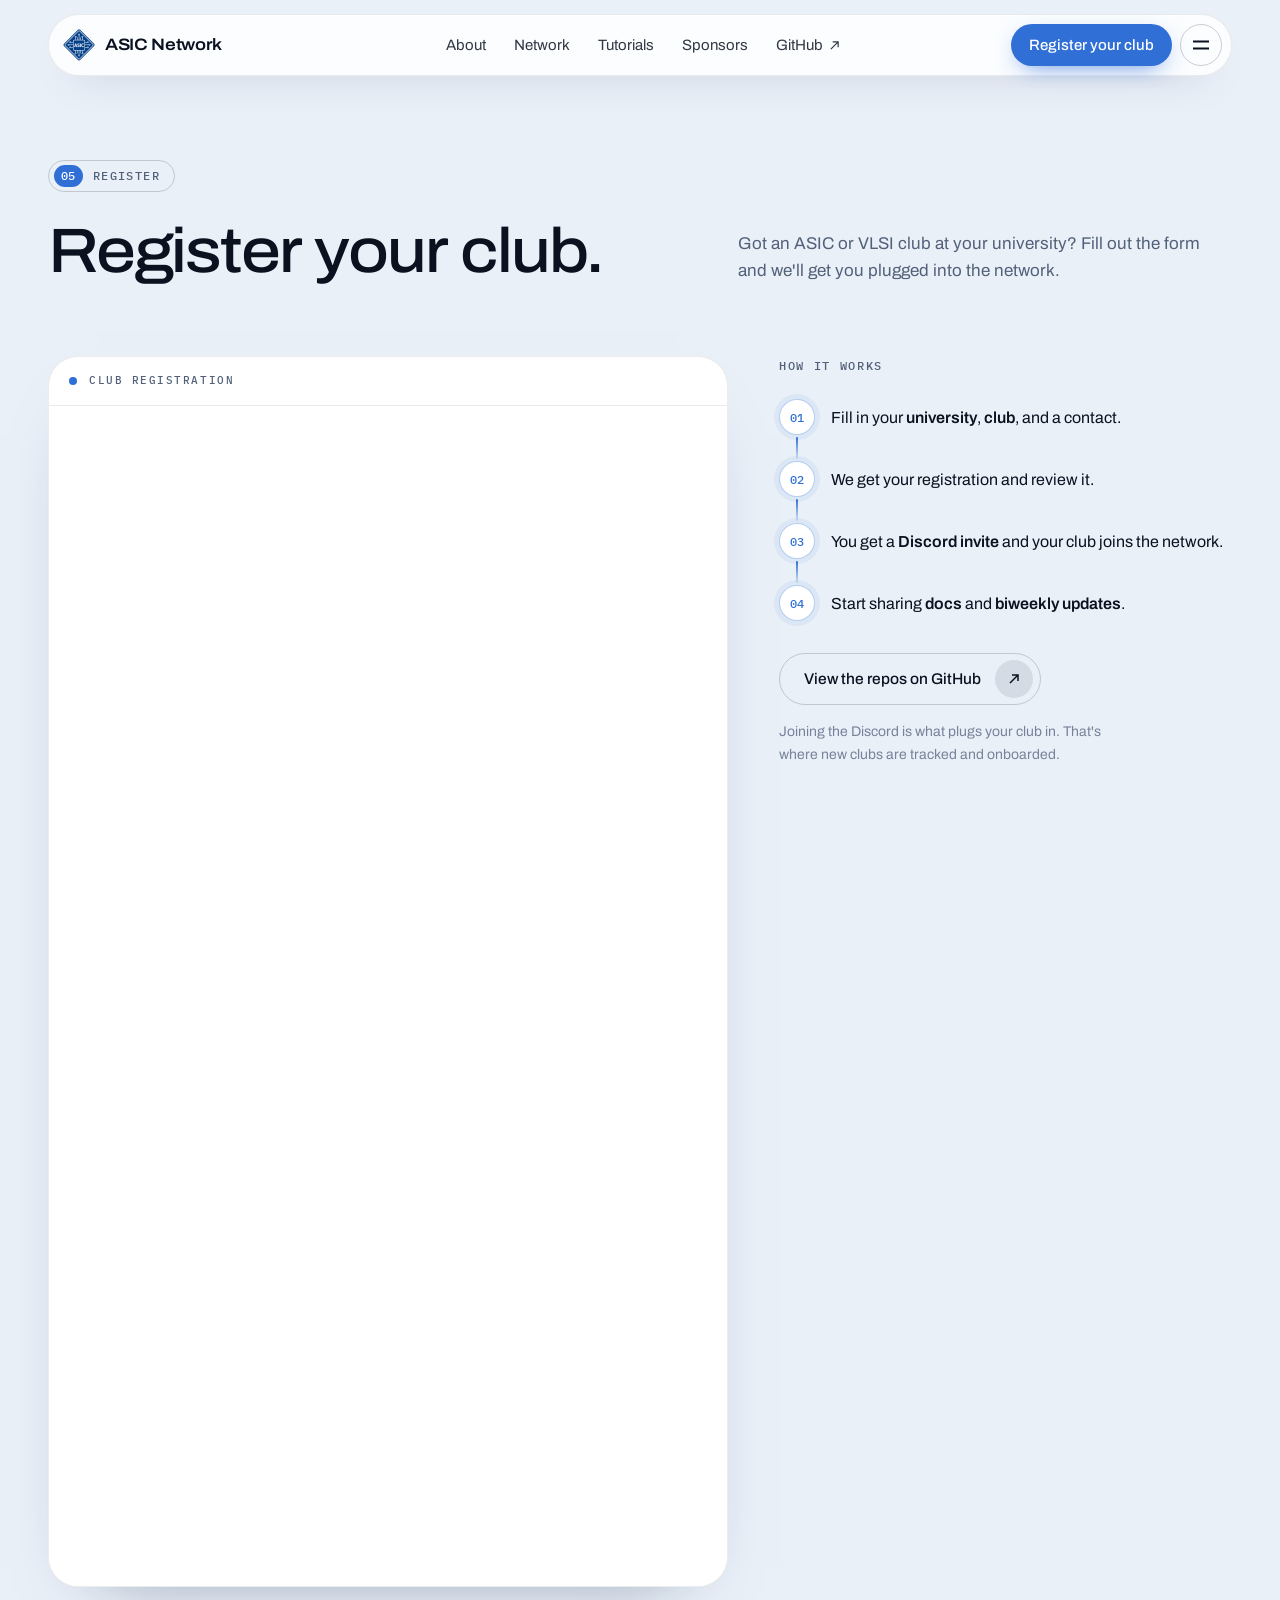
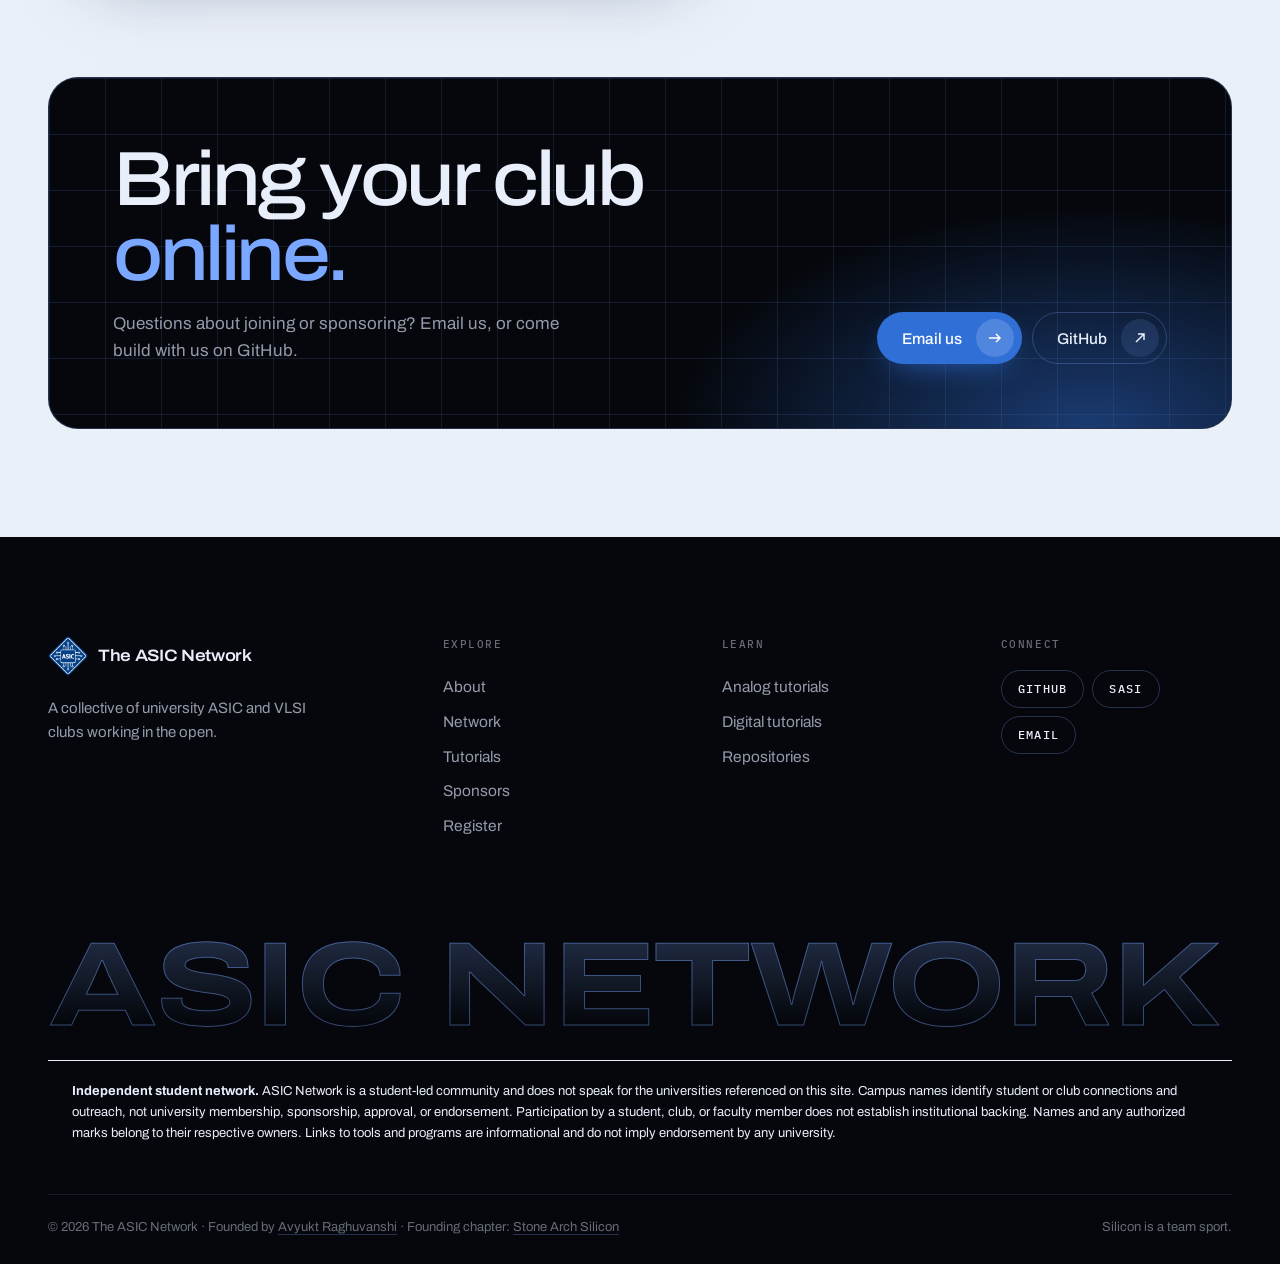
<file: register.html>
<!DOCTYPE html>
<html lang="en" class="no-js">
<head>
<meta charset="UTF-8" />
<meta name="viewport" content="width=device-width, initial-scale=1.0" />
<title>Register your club | ASIC Network</title>
<meta name="description" content="Register your university ASIC or VLSI club to join the ASIC Network and connect with other student teams." />

<link rel="canonical" href="https://asicnetwork.net/register.html" />

<!-- Open Graph -->
<meta property="og:title" content="Register your club | ASIC Network" />
<meta property="og:description" content="Register your university ASIC or VLSI club to join the ASIC Network and connect with other student teams." />
<meta property="og:image" content="https://asicnetwork.net/banner.png" />
<meta property="og:url" content="https://asicnetwork.net/register.html" />
<meta property="og:type" content="website" />
<script type="application/ld+json">
{
  "@context": "https://schema.org",
  "@type": "Organization",
  "@id": "https://asicnetwork.net/#organization",
  "name": "The ASIC Network",
  "alternateName": "ASIC Network",
  "url": "https://asicnetwork.net/",
  "logo": "https://asicnetwork.net/logo.png",
  "image": "https://asicnetwork.net/banner.png",
  "description": "A collective of university ASIC and VLSI clubs working in the open: shared documentation, open analog and digital tutorials, biweekly updates, and a community.",
  "founder": {
    "@type": "Person",
    "@id": "https://raghuavy.github.io/#person",
    "name": "Avyukt Raghuvanshi",
    "url": "https://raghuavy.github.io/"
  },
  "sameAs": [
    "https://github.com/ASIC-Network"
  ]
}
</script>

<meta name="theme-color" content="#05070c" />
<link rel="icon" type="image/png" href="assets/logo-256.png" />
<!-- Fonts: Archivo and IBM Plex Mono (SIL OFL 1.1, see assets/*-OFL.txt), self-hosted -->
<link rel="preload" href="assets/Archivo-Variable.woff2" as="font" type="font/woff2" crossorigin />
<link rel="preload" href="assets/IBMPlexMono-Medium.woff2" as="font" type="font/woff2" crossorigin />
<link rel="stylesheet" href="assets/site.css" />
<script>document.documentElement.className = 'js';</script>
<style>.subpage main>section:first-child{padding-top:160px;min-height:70vh}.nav-link[aria-current="page"]{text-decoration:underline;text-underline-offset:7px}.club-grid{display:grid;grid-template-columns:repeat(4,minmax(0,1fr));gap:16px}.club-card{display:flex;flex-direction:column;background:#fff;color:#101a2b;border:1px solid #dce2ec;border-radius:20px;padding:24px;text-decoration:none;transition:transform .2s,border-color .2s}.club-card:hover{transform:translateY(-4px);border-color:#2c66ee}.club-card:focus-visible{outline:3px solid #2c66ee;outline-offset:4px}.club-logo{height:108px;display:flex;align-items:center;justify-content:center;margin-bottom:22px}.club-logo img{object-fit:contain;width:120px;height:80px}.club-name{font-size:20px;font-weight:650;line-height:1.25}.club-university{font-size:13px;line-height:1.5;color:#556277;margin-top:7px}.club-status{font:11px monospace;text-transform:uppercase;letter-spacing:.08em;color:#3157a6;margin-top:18px}.directory-label{font-size:18px;margin:36px 0 18px}.page-heading{font-size:clamp(38px,6vw,80px);letter-spacing:-.04em;line-height:1.05;margin:0 0 30px}.home-links{display:flex;gap:12px;flex-wrap:wrap;padding-top:16px}.home-links a{border:1px solid #dce2ec;border-radius:40px;padding:12px 20px}.subpage #statement .w{opacity:1;color:inherit}@media(max-width:900px){.club-grid{grid-template-columns:repeat(3,minmax(0,1fr))}}@media(max-width:650px){.club-grid{grid-template-columns:repeat(2,minmax(0,1fr))}.club-card{padding:16px}.club-name{font-size:17px}.club-logo{height:90px}.subpage main>section:first-child{padding-top:120px}}@media(prefers-reduced-motion:reduce){.club-card{transition:none}.club-card:hover{transform:none}}</style></head>
<body class="subpage">

<a class="skip-link" href="#main">Skip to content</a>
<div class="progress" id="progress" aria-hidden="true"></div>

<!-- HEADER: a floating capsule -->
<header class="site-header" id="siteHeader">
  <nav class="nav" id="nav" aria-label="Main navigation">
    <a class="brand" href="index.html" aria-label="The ASIC Network home">
      <img src="assets/logo-256.png" alt="" width="32" height="32" />
      <span class="brand-name">ASIC Network</span>
    </a>
    <div class="nav-links">
      <a class="nav-link" href="about.html">About</a>
      <a class="nav-link" href="network.html">Network</a>
      <a class="nav-link" href="tutorials.html">Tutorials</a>
      <a class="nav-link" href="sponsors.html">Sponsors</a>
      <a class="nav-link" data-link="github" href="https://github.com/ASIC-Network" target="_blank" rel="noopener">GitHub
        <svg viewBox="0 0 12 12" aria-hidden="true"><path d="M2 10L10 2M4 2h6v6" stroke="currentColor" stroke-width="1.3" fill="none"/></svg></a>
    </div>
    <div class="nav-actions">
      <a class="nav-cta" href="register.html">Register<span class="cta-long">&nbsp;your club</span></a>
      <button class="nav-menu" id="menuToggle" type="button" aria-label="Open menu" aria-controls="menu" aria-expanded="false"><span></span></button>
    </div>
  </nav>
</header>

<!-- FULL-SCREEN MENU -->
<div class="menu" id="menu" role="dialog" aria-modal="true" aria-label="Site menu">
  <div class="menu-top">
    <a class="brand" href="index.html" data-close>
      <img src="assets/logo-256.png" alt="" width="32" height="32" />
      <span class="brand-name">ASIC Network</span>
    </a>
    <button class="menu-close" id="menuClose" type="button" aria-label="Close menu">
      <svg viewBox="0 0 14 14" aria-hidden="true"><path d="M1 1l12 12M13 1L1 13" stroke="currentColor" stroke-width="1.4" fill="none"/></svg>
    </button>
  </div>
  <div class="menu-body">
    <ul class="menu-main">
      <li><a href="about.html" data-close><span class="idx">01</span>About</a></li>
      <li><a href="network.html" data-close><span class="idx">02</span>Network</a></li>
      <li><a href="tutorials.html" data-close><span class="idx">03</span>Tutorials</a></li>
      <li><a href="sponsors.html" data-close><span class="idx">04</span>Sponsors</a></li>
      <li><a href="register.html" data-close><span class="idx">05</span>Register</a></li>
    </ul>
    <div class="menu-side">
      <div>
        <h3>Learn</h3>
        <a href="https://asic-network.github.io/analog-tutorials/" target="_blank" rel="noopener">Analog tutorials <span aria-hidden="true">↗</span></a>
        <a href="https://asic-network.github.io/digital-tutorials/" target="_blank" rel="noopener">Digital tutorials <span aria-hidden="true">↗</span></a>
      </div>
      <div>
        <h3>Connect</h3>
        <a data-link="github" href="https://github.com/ASIC-Network" target="_blank" rel="noopener">GitHub <span aria-hidden="true">↗</span></a>
        <a href="https://stone-arch-silicon.github.io/stone-arch-silicon/" target="_blank" rel="noopener">Stone Arch Silicon <span aria-hidden="true">↗</span></a>
        <a href="mailto:theasicnetwork@gmail.com">theasicnetwork@gmail.com</a>
      </div>
      <p>A collective of university ASIC and VLSI clubs working in the open. Silicon is a team sport.</p>
    </div>
  </div>
</div>

<main id="main"><section class="sec theme-paper" id="join" data-nav="light">
  <div class="wrap">
    <div class="sec-head">
      <p class="tag reveal"><span class="ix">05</span>Register</p>
      <h1 class="h2 reveal">Register your club.</h1>
      <p class="lead reveal" data-d="1">Got an ASIC or VLSI club at your university? Fill out the form and we'll get you plugged into the network.</p>
    </div>
    <div class="reg-grid">
      <div class="form-card reveal">
        <div class="form-bar"><span class="live-dot" aria-hidden="true"></span>Club registration</div>
        <!-- Google Form embed. To swap forms later, replace the form ID in this src and keep
             ?embedded=true. Adjust .form-card iframe height in assets/site.css if the form changes length. -->
        <iframe
          src="https://docs.google.com/forms/d/e/1FAIpQLSflbERWWHGI1t2lAvL9D0qajOG1BFYtJWLG4QwET6pyKQwEzg/viewform?embedded=true"
          title="ASIC Network club registration form"
          loading="lazy">Loading the form&hellip;</iframe>
      </div>
      <aside class="reg-side reveal" data-d="1">
        <h3 class="side-h">How it works</h3>
        <ol class="steps">
          <li><span class="step-n">01</span><p>Fill in your <b>university</b>, <b>club</b>, and a contact.</p></li>
          <li><span class="step-n">02</span><p>We get your registration and review it.</p></li>
          <li><span class="step-n">03</span><p>You get a <b>Discord invite</b> and your club joins the network.</p></li>
          <li><span class="step-n">04</span><p>Start sharing <b>docs</b> and <b>biweekly updates</b>.</p></li>
        </ol>
        <a class="btn btn-ghost ne" data-link="github" href="https://github.com/ASIC-Network" target="_blank" rel="noopener">View the repos on GitHub
          <i class="btn-ic"><svg viewBox="0 0 14 14" aria-hidden="true"><path d="M3 11L11 3M5 3h6v6" stroke="currentColor" stroke-width="1.5" fill="none"/></svg></i></a>
        <p class="fine">Joining the Discord is what plugs your club in. That's where new clubs are tracked and onboarded.</p>
      </aside>
    </div>

    <div class="launch theme-dark reveal" data-nav="dark">
      <div>
        <h2>Bring your club <em>online.</em></h2>
        <p>Questions about joining or sponsoring? Email us, or come build with us on GitHub.</p>
      </div>
      <div class="launch-cta">
        <a class="btn btn-primary" href="mailto:theasicnetwork@gmail.com">Email us
          <i class="btn-ic"><svg viewBox="0 0 14 14" aria-hidden="true"><path d="M1 7h11M8 3l4 4-4 4" stroke="currentColor" stroke-width="1.5" fill="none"/></svg></i></a>
        <a class="btn btn-ghost ne" data-link="github" href="https://github.com/ASIC-Network" target="_blank" rel="noopener">GitHub
          <i class="btn-ic"><svg viewBox="0 0 14 14" aria-hidden="true"><path d="M3 11L11 3M5 3h6v6" stroke="currentColor" stroke-width="1.5" fill="none"/></svg></i></a>
      </div>
    </div>
  </div>
</section></main>

<!-- FOOTER -->
<footer class="footer theme-dark" data-nav="dark">
  <div class="wrap">
    <div class="footer-grid">
      <div>
        <a class="brand" href="index.html">
          <img src="assets/logo-256.png" alt="" width="40" height="40" />
          <span class="brand-name">The ASIC Network</span>
        </a>
        <p class="blurb">A collective of university ASIC and VLSI clubs working in the open.</p>
      </div>
      <div class="f-links">
        <p class="f-h">Explore</p>
        <a href="about.html">About</a>
        <a href="network.html">Network</a>
        <a href="tutorials.html">Tutorials</a>
        <a href="sponsors.html">Sponsors</a>
        <a href="register.html">Register</a>
      </div>
      <div class="f-links">
        <p class="f-h">Learn</p>
        <a href="https://asic-network.github.io/analog-tutorials/" target="_blank" rel="noopener">Analog tutorials</a>
        <a href="https://asic-network.github.io/digital-tutorials/" target="_blank" rel="noopener">Digital tutorials</a>
        <a data-link="github" href="https://github.com/ASIC-Network" target="_blank" rel="noopener">Repositories</a>
      </div>
      <div>
        <p class="f-h">Connect</p>
        <div class="pills">
          <a class="pill" data-link="github" href="https://github.com/ASIC-Network" target="_blank" rel="noopener">GitHub</a>
          <a class="pill" href="https://stone-arch-silicon.github.io/stone-arch-silicon/" target="_blank" rel="noopener">SASi</a>
          <a class="pill" href="mailto:theasicnetwork@gmail.com">Email</a>
        </div>
      </div>
    </div>
    <div class="wordmark" id="wordmark" aria-hidden="true"><span>ASIC NETWORK</span></div>
    <aside class="brand-disclaimer" aria-label="Independence and trademark notice" style="max-width:1200px;margin:24px auto;padding:20px 24px;border-top:1px solid currentColor;font-size:13px;line-height:1.6"><strong>Independent student network.</strong> ASIC Network is a student-led community and does not speak for the universities referenced on this site. Campus names identify student or club connections and outreach, not university membership, sponsorship, approval, or endorsement. Participation by a student, club, or faculty member does not establish institutional backing. Names and any authorized marks belong to their respective owners. Links to tools and programs are informational and do not imply endorsement by any university.</aside>
    <div class="footer-bottom">
      <span>© <span id="year">2026</span> The ASIC Network · Founded by <a href="https://raghuavy.github.io/">Avyukt Raghuvanshi</a> · Founding chapter: <a href="https://stone-arch-silicon.github.io/stone-arch-silicon/">Stone Arch Silicon</a></span>
      <span>Silicon is a team sport.</span>
    </div>
  </div>
</footer>

<script src="assets/site.js"></script>
</body>
</html>
</file>
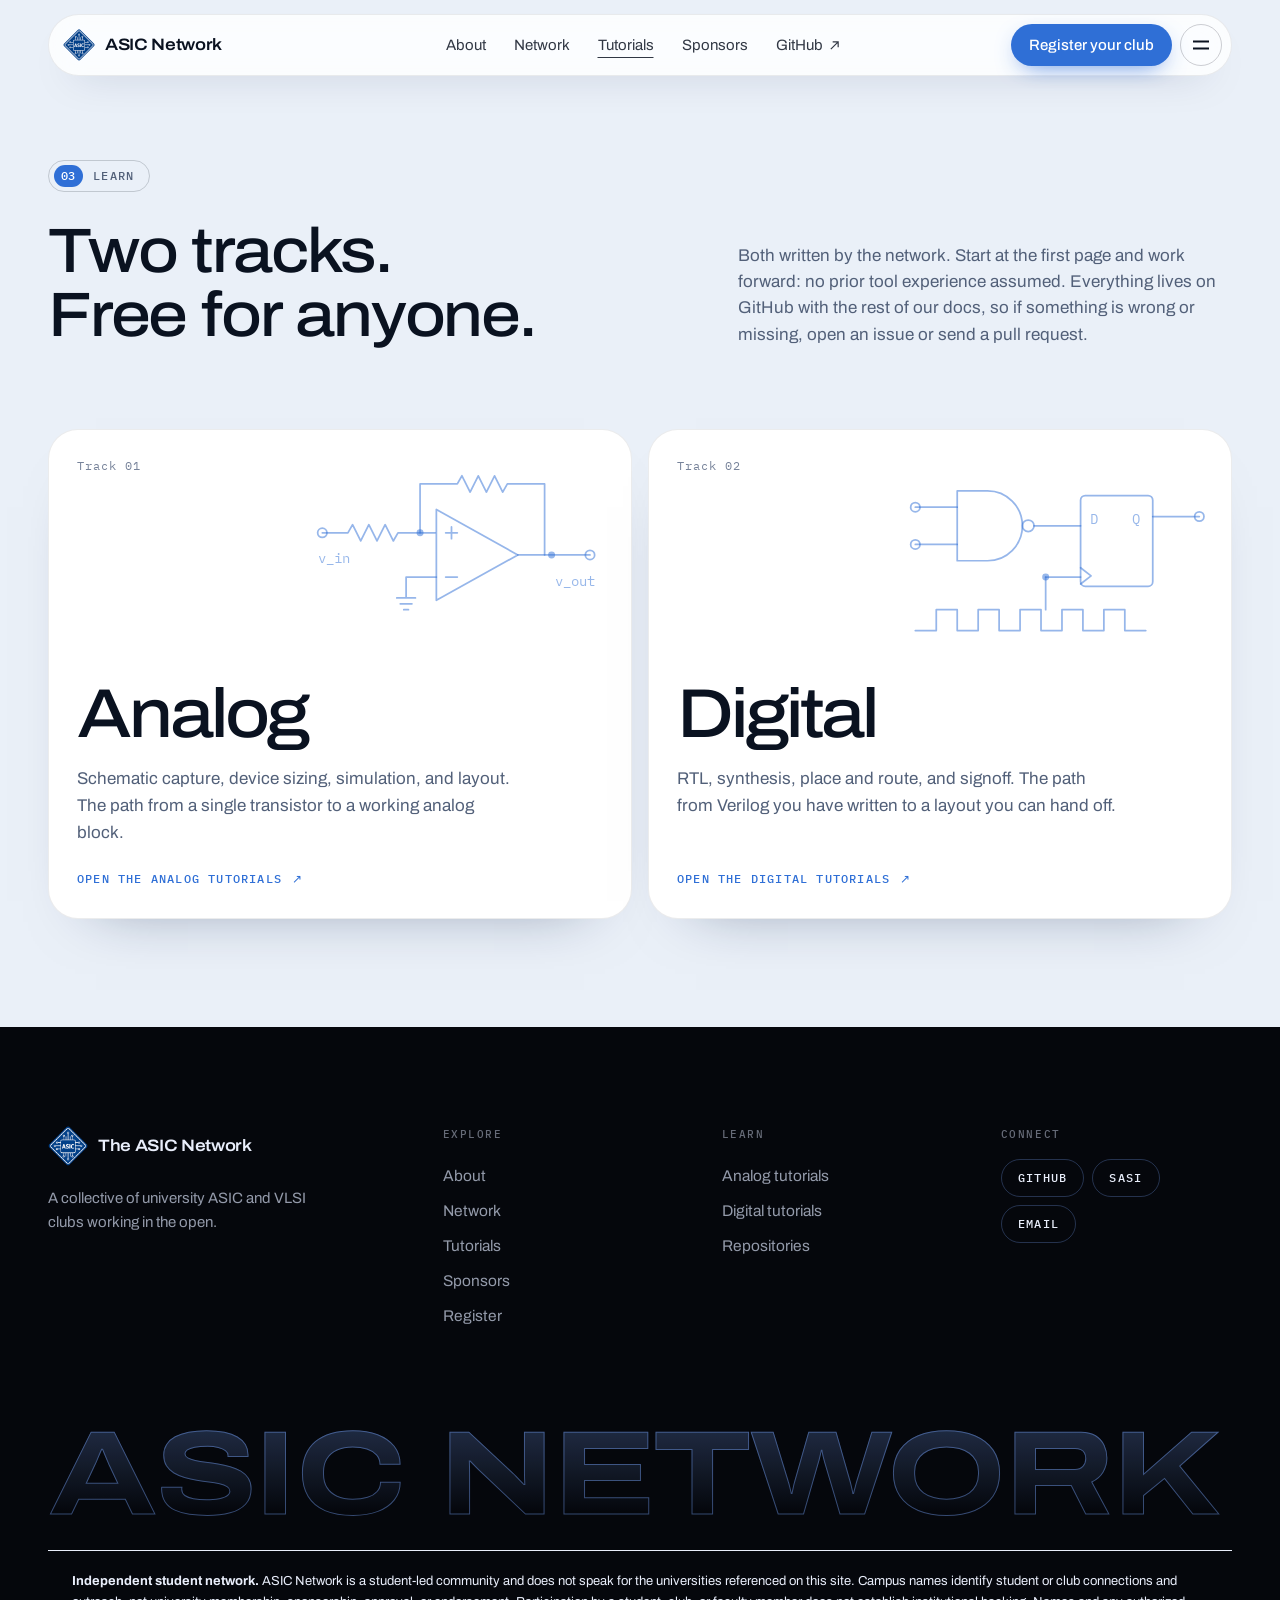
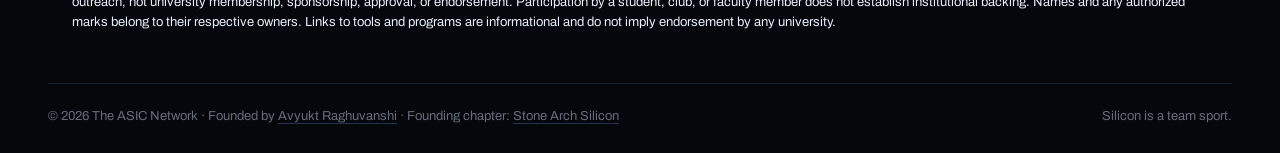
<file: tutorials.html>
<!DOCTYPE html>
<html lang="en" class="no-js">
<head>
<meta charset="UTF-8" />
<meta name="viewport" content="width=device-width, initial-scale=1.0" />
<title>Analog &amp; digital tutorials | ASIC Network</title>
<meta name="description" content="Free analog and digital chip-design tutorials from the ASIC Network, from first transistor and RTL to layout and signoff." />

<link rel="canonical" href="https://asicnetwork.net/tutorials.html" />

<!-- Open Graph -->
<meta property="og:title" content="Analog &amp; digital tutorials | ASIC Network" />
<meta property="og:description" content="Free analog and digital chip-design tutorials from the ASIC Network, from first transistor and RTL to layout and signoff." />
<meta property="og:image" content="https://asicnetwork.net/banner.png" />
<meta property="og:url" content="https://asicnetwork.net/tutorials.html" />
<meta property="og:type" content="website" />
<script type="application/ld+json">
{
  "@context": "https://schema.org",
  "@type": "Organization",
  "@id": "https://asicnetwork.net/#organization",
  "name": "The ASIC Network",
  "alternateName": "ASIC Network",
  "url": "https://asicnetwork.net/",
  "logo": "https://asicnetwork.net/logo.png",
  "image": "https://asicnetwork.net/banner.png",
  "description": "A collective of university ASIC and VLSI clubs working in the open: shared documentation, open analog and digital tutorials, biweekly updates, and a community.",
  "founder": {
    "@type": "Person",
    "@id": "https://raghuavy.github.io/#person",
    "name": "Avyukt Raghuvanshi",
    "url": "https://raghuavy.github.io/"
  },
  "sameAs": [
    "https://github.com/ASIC-Network"
  ]
}
</script>

<meta name="theme-color" content="#05070c" />
<link rel="icon" type="image/png" href="assets/logo-256.png" />
<!-- Fonts: Archivo and IBM Plex Mono (SIL OFL 1.1, see assets/*-OFL.txt), self-hosted -->
<link rel="preload" href="assets/Archivo-Variable.woff2" as="font" type="font/woff2" crossorigin />
<link rel="preload" href="assets/IBMPlexMono-Medium.woff2" as="font" type="font/woff2" crossorigin />
<link rel="stylesheet" href="assets/site.css" />
<script>document.documentElement.className = 'js';</script>
<style>.subpage main>section:first-child{padding-top:160px;min-height:70vh}.nav-link[aria-current="page"]{text-decoration:underline;text-underline-offset:7px}.club-grid{display:grid;grid-template-columns:repeat(4,minmax(0,1fr));gap:16px}.club-card{display:flex;flex-direction:column;background:#fff;color:#101a2b;border:1px solid #dce2ec;border-radius:20px;padding:24px;text-decoration:none;transition:transform .2s,border-color .2s}.club-card:hover{transform:translateY(-4px);border-color:#2c66ee}.club-card:focus-visible{outline:3px solid #2c66ee;outline-offset:4px}.club-logo{height:108px;display:flex;align-items:center;justify-content:center;margin-bottom:22px}.club-logo img{object-fit:contain;width:120px;height:80px}.club-name{font-size:20px;font-weight:650;line-height:1.25}.club-university{font-size:13px;line-height:1.5;color:#556277;margin-top:7px}.club-status{font:11px monospace;text-transform:uppercase;letter-spacing:.08em;color:#3157a6;margin-top:18px}.directory-label{font-size:18px;margin:36px 0 18px}.page-heading{font-size:clamp(38px,6vw,80px);letter-spacing:-.04em;line-height:1.05;margin:0 0 30px}.home-links{display:flex;gap:12px;flex-wrap:wrap;padding-top:16px}.home-links a{border:1px solid #dce2ec;border-radius:40px;padding:12px 20px}.subpage #statement .w{opacity:1;color:inherit}@media(max-width:900px){.club-grid{grid-template-columns:repeat(3,minmax(0,1fr))}}@media(max-width:650px){.club-grid{grid-template-columns:repeat(2,minmax(0,1fr))}.club-card{padding:16px}.club-name{font-size:17px}.club-logo{height:90px}.subpage main>section:first-child{padding-top:120px}}@media(prefers-reduced-motion:reduce){.club-card{transition:none}.club-card:hover{transform:none}}</style></head>
<body class="subpage">

<a class="skip-link" href="#main">Skip to content</a>
<div class="progress" id="progress" aria-hidden="true"></div>

<!-- HEADER: a floating capsule -->
<header class="site-header" id="siteHeader">
  <nav class="nav" id="nav" aria-label="Main navigation">
    <a class="brand" href="index.html" aria-label="The ASIC Network home">
      <img src="assets/logo-256.png" alt="" width="32" height="32" />
      <span class="brand-name">ASIC Network</span>
    </a>
    <div class="nav-links">
      <a class="nav-link" href="about.html">About</a>
      <a class="nav-link" href="network.html">Network</a>
      <a class="nav-link" aria-current="page" href="tutorials.html">Tutorials</a>
      <a class="nav-link" href="sponsors.html">Sponsors</a>
      <a class="nav-link" data-link="github" href="https://github.com/ASIC-Network" target="_blank" rel="noopener">GitHub
        <svg viewBox="0 0 12 12" aria-hidden="true"><path d="M2 10L10 2M4 2h6v6" stroke="currentColor" stroke-width="1.3" fill="none"/></svg></a>
    </div>
    <div class="nav-actions">
      <a class="nav-cta" href="register.html">Register<span class="cta-long">&nbsp;your club</span></a>
      <button class="nav-menu" id="menuToggle" type="button" aria-label="Open menu" aria-controls="menu" aria-expanded="false"><span></span></button>
    </div>
  </nav>
</header>

<!-- FULL-SCREEN MENU -->
<div class="menu" id="menu" role="dialog" aria-modal="true" aria-label="Site menu">
  <div class="menu-top">
    <a class="brand" href="index.html" data-close>
      <img src="assets/logo-256.png" alt="" width="32" height="32" />
      <span class="brand-name">ASIC Network</span>
    </a>
    <button class="menu-close" id="menuClose" type="button" aria-label="Close menu">
      <svg viewBox="0 0 14 14" aria-hidden="true"><path d="M1 1l12 12M13 1L1 13" stroke="currentColor" stroke-width="1.4" fill="none"/></svg>
    </button>
  </div>
  <div class="menu-body">
    <ul class="menu-main">
      <li><a href="about.html" data-close><span class="idx">01</span>About</a></li>
      <li><a href="network.html" data-close><span class="idx">02</span>Network</a></li>
      <li><a href="tutorials.html" data-close><span class="idx">03</span>Tutorials</a></li>
      <li><a href="sponsors.html" data-close><span class="idx">04</span>Sponsors</a></li>
      <li><a href="register.html" data-close><span class="idx">05</span>Register</a></li>
    </ul>
    <div class="menu-side">
      <div>
        <h3>Learn</h3>
        <a href="https://asic-network.github.io/analog-tutorials/" target="_blank" rel="noopener">Analog tutorials <span aria-hidden="true">↗</span></a>
        <a href="https://asic-network.github.io/digital-tutorials/" target="_blank" rel="noopener">Digital tutorials <span aria-hidden="true">↗</span></a>
      </div>
      <div>
        <h3>Connect</h3>
        <a data-link="github" href="https://github.com/ASIC-Network" target="_blank" rel="noopener">GitHub <span aria-hidden="true">↗</span></a>
        <a href="https://stone-arch-silicon.github.io/stone-arch-silicon/" target="_blank" rel="noopener">Stone Arch Silicon <span aria-hidden="true">↗</span></a>
        <a href="mailto:theasicnetwork@gmail.com">theasicnetwork@gmail.com</a>
      </div>
      <p>A collective of university ASIC and VLSI clubs working in the open. Silicon is a team sport.</p>
    </div>
  </div>
</div>

<main id="main"><section class="sec theme-paper" id="tutorials" data-nav="light">
  <div class="wrap">
    <div class="sec-head">
      <p class="tag reveal"><span class="ix">03</span>Learn</p>
      <h1 class="h2 reveal">Two tracks. <span class="nowrap">Free for anyone.</span></h1>
      <p class="lead reveal" data-d="1">Both written by the network. Start at the first page and work forward: no prior tool experience assumed. Everything lives on GitHub with the rest of our docs, so if something is wrong or missing, open an issue or send a pull request.</p>
    </div>
    <div class="tracks">
      <a class="track reveal" href="https://asic-network.github.io/analog-tutorials/" target="_blank" rel="noopener">
        <!-- an inverting op-amp stage -->
        <svg class="track-art" viewBox="0 0 260 170" aria-hidden="true">
          <path d="M112 46v78l70-39z"/>
          <path d="M120 66h10M125 61v10M120 104h10"/>
          <path d="M14 66h22l4-7 7 14 7-14 7 14 7-14 7 14 4-7h32"/>
          <path d="M112 104H86v18M78 122h16M81 127h10M84 132h4"/>
          <path d="M182 85h62"/>
          <path d="M98 66V24h32l4-7 7 14 7-14 7 14 7-14 7 14 4-7h32v61"/>
          <circle class="fill" cx="98" cy="66" r="3"/><circle class="fill" cx="211" cy="85" r="3"/>
          <circle cx="14" cy="66" r="4"/><circle cx="244" cy="85" r="4"/>
          <text x="10" y="92">v_in</text><text x="214" y="112">v_out</text>
        </svg>
        <span class="idx">Track 01</span>
        <h3>Analog</h3>
        <p>Schematic capture, device sizing, simulation, and layout. The path from a single transistor to a working analog block.</p>
        <span class="go">Open the analog tutorials <span aria-hidden="true">↗</span></span>
      </a>
      <a class="track reveal" data-d="1" href="https://asic-network.github.io/digital-tutorials/" target="_blank" rel="noopener">
        <!-- a NAND gate feeding a flip-flop, with its clock -->
        <svg class="track-art" viewBox="0 0 260 170" aria-hidden="true">
          <path d="M44 30v60h26a30 30 0 0 0 0-60z"/>
          <circle cx="105" cy="60" r="5"/>
          <path d="M8 44h36M8 76h36M110 60h40"/>
          <rect x="150" y="34" width="62" height="78" rx="4"/>
          <path d="M150 96l9 7-9 7"/>
          <path d="M212 52h40"/>
          <text x="158" y="58">D</text><text x="194" y="58">Q</text>
          <path d="M120 104h30"/>
          <path d="M8 150h18v-18h18v18h18v-18h18v18h18v-18h18v18h18v-18h18v18h18v-18h18v18h18"/>
          <circle class="fill" cx="120" cy="104" r="3"/><path d="M120 104v28"/>
          <circle cx="8" cy="44" r="4"/><circle cx="8" cy="76" r="4"/><circle cx="252" cy="52" r="4"/>
        </svg>
        <span class="idx">Track 02</span>
        <h3>Digital</h3>
        <p>RTL, synthesis, place and route, and signoff. The path from Verilog you have written to a layout you can hand off.</p>
        <span class="go">Open the digital tutorials <span aria-hidden="true">↗</span></span>
      </a>
    </div>
  </div>
</section></main>

<!-- FOOTER -->
<footer class="footer theme-dark" data-nav="dark">
  <div class="wrap">
    <div class="footer-grid">
      <div>
        <a class="brand" href="index.html">
          <img src="assets/logo-256.png" alt="" width="40" height="40" />
          <span class="brand-name">The ASIC Network</span>
        </a>
        <p class="blurb">A collective of university ASIC and VLSI clubs working in the open.</p>
      </div>
      <div class="f-links">
        <p class="f-h">Explore</p>
        <a href="about.html">About</a>
        <a href="network.html">Network</a>
        <a href="tutorials.html">Tutorials</a>
        <a href="sponsors.html">Sponsors</a>
        <a href="register.html">Register</a>
      </div>
      <div class="f-links">
        <p class="f-h">Learn</p>
        <a href="https://asic-network.github.io/analog-tutorials/" target="_blank" rel="noopener">Analog tutorials</a>
        <a href="https://asic-network.github.io/digital-tutorials/" target="_blank" rel="noopener">Digital tutorials</a>
        <a data-link="github" href="https://github.com/ASIC-Network" target="_blank" rel="noopener">Repositories</a>
      </div>
      <div>
        <p class="f-h">Connect</p>
        <div class="pills">
          <a class="pill" data-link="github" href="https://github.com/ASIC-Network" target="_blank" rel="noopener">GitHub</a>
          <a class="pill" href="https://stone-arch-silicon.github.io/stone-arch-silicon/" target="_blank" rel="noopener">SASi</a>
          <a class="pill" href="mailto:theasicnetwork@gmail.com">Email</a>
        </div>
      </div>
    </div>
    <div class="wordmark" id="wordmark" aria-hidden="true"><span>ASIC NETWORK</span></div>
    <aside class="brand-disclaimer" aria-label="Independence and trademark notice" style="max-width:1200px;margin:24px auto;padding:20px 24px;border-top:1px solid currentColor;font-size:13px;line-height:1.6"><strong>Independent student network.</strong> ASIC Network is a student-led community and does not speak for the universities referenced on this site. Campus names identify student or club connections and outreach, not university membership, sponsorship, approval, or endorsement. Participation by a student, club, or faculty member does not establish institutional backing. Names and any authorized marks belong to their respective owners. Links to tools and programs are informational and do not imply endorsement by any university.</aside>
    <div class="footer-bottom">
      <span>© <span id="year">2026</span> The ASIC Network · Founded by <a href="https://raghuavy.github.io/">Avyukt Raghuvanshi</a> · Founding chapter: <a href="https://stone-arch-silicon.github.io/stone-arch-silicon/">Stone Arch Silicon</a></span>
      <span>Silicon is a team sport.</span>
    </div>
  </div>
</footer>

<script src="assets/site.js"></script>
</body>
</html>
</file>
<file: assets/site.css>
/* =====================================================================
   The ASIC Network: "signal" theme
   Same bones as the Stone Arch Silicon site (the founding chapter), its
   own look: blue-black night and cool whites, Archivo (semi-expanded for
   display) with IBM Plex Mono, rounded capsules and cards, blueprint
   grids, live numbers, and a globe film of the real network in the hero.
   Each section picks a theme (dark / light / paper) that sets the
   colour variables below; components only ever use the variables.
   ===================================================================== */
@font-face{font-family:"Archivo";src:url("Archivo-Variable.woff2") format("woff2-variations"),url("Archivo-Variable.woff2") format("woff2");font-weight:100 900;font-stretch:62% 125%;font-style:normal;font-display:swap;}
@font-face{font-family:"IBM Plex Mono";src:url("IBMPlexMono-Regular.woff2") format("woff2");font-weight:400;font-style:normal;font-display:swap;}
@font-face{font-family:"IBM Plex Mono";src:url("IBMPlexMono-Medium.woff2") format("woff2");font-weight:500;font-style:normal;font-display:swap;}

:root{
  --accent:#2f6fd6;          /* the network's signal blue: fills and buttons (white text on it) */
  --accent-dk:#2864c6;       /* hover for filled buttons */
  --accent-hi:#7aa7ff;       /* text, lines and glows on night backgrounds */
  --night:#05070c; --night-2:#0a0f1a; --night-3:#111a2c;
  --ice:#f6f8fc; --frost:#eaf0f8; --white:#ffffff;
  --sans:"Archivo",ui-sans-serif,system-ui,-apple-system,"Segoe UI",Roboto,Arial,sans-serif;
  --mono:"IBM Plex Mono",ui-monospace,SFMono-Regular,Menlo,Consolas,monospace;
  --wide:112%;               /* Archivo's width axis for display type */
  --maxw:1440px;
  --gut:clamp(16px,4vw,48px);
  --nav-h:62px;
  --r:20px; --r-lg:30px;
  --ease:cubic-bezier(.2,.7,.2,1);
  --ease-io:cubic-bezier(.7,0,.2,1);
}
.theme-dark{--bg:var(--night);--fg:#e9eefb;--muted:rgba(222,231,252,.66);--faint:rgba(222,231,252,.45);--line:rgba(122,167,255,.13);--line-2:rgba(122,167,255,.27);--card:rgba(17,26,44,.55);--card-bd:rgba(122,167,255,.16);--hl:var(--accent-hi);background:var(--bg);color:var(--fg);}
.theme-light{--bg:var(--ice);--fg:#0a1220;--muted:#526079;--faint:#77839a;--line:rgba(10,18,32,.09);--line-2:rgba(10,18,32,.18);--card:#ffffff;--card-bd:rgba(10,18,32,.08);--hl:var(--accent);background:var(--bg);color:var(--fg);}
.theme-paper{--bg:var(--frost);--fg:#0a1220;--muted:#526079;--faint:#77839a;--line:rgba(10,18,32,.09);--line-2:rgba(10,18,32,.18);--card:#ffffff;--card-bd:rgba(10,18,32,.08);--hl:var(--accent);background:var(--bg);color:var(--fg);}

*,*::before,*::after{box-sizing:border-box;}
html{-webkit-text-size-adjust:100%;text-size-adjust:100%;scroll-behavior:smooth;background:var(--night);}
body{margin:0;background:var(--night);color:#e9eefb;font-family:var(--sans);font-size:17px;line-height:1.6;font-weight:400;-webkit-font-smoothing:antialiased;-moz-osx-font-smoothing:grayscale;overflow-x:hidden;}
img,video,canvas,svg{display:block;max-width:100%;}
a{color:inherit;text-decoration:none;}
button{font:inherit;color:inherit;background:none;border:0;padding:0;cursor:pointer;-webkit-tap-highlight-color:transparent;}
h1,h2,h3,h4,p,dl,dt,dd,figure{margin:0;overflow-wrap:break-word;}
ul,ol{margin:0;padding:0;list-style:none;}
::selection{background:var(--accent);color:#fff;}
:focus-visible{outline:2px solid var(--hl,var(--accent));outline-offset:3px;}
.nowrap{white-space:nowrap;}
.sr-only{position:absolute!important;width:1px;height:1px;padding:0;margin:-1px;overflow:hidden;clip:rect(0,0,0,0);white-space:nowrap;border:0;}
.wrap{width:100%;max-width:var(--maxw);margin:0 auto;padding:0 var(--gut);}
.skip-link{position:fixed;top:10px;left:10px;z-index:200;padding:12px 18px;border-radius:999px;background:#fff;color:#000;font-weight:500;transform:translateY(-200%);}
.skip-link:focus{transform:none;}

/* ---------- type ---------- */
.tag{display:inline-flex;align-items:center;gap:10px;height:32px;padding:0 14px 0 5px;border:1px solid var(--line-2);border-radius:999px;font-family:var(--mono);font-size:11.5px;font-weight:500;line-height:1;letter-spacing:.12em;text-transform:uppercase;color:var(--muted);}
.tag .ix{display:inline-grid;place-items:center;min-width:22px;height:22px;padding:0 7px;border-radius:999px;background:var(--accent);color:#fff;letter-spacing:.04em;}
.node{position:relative;width:8px;height:8px;flex:none;margin-left:7px;border-radius:50%;background:var(--accent-hi);box-shadow:0 0 12px rgba(122,167,255,.9);}
.node::after{content:"";position:absolute;inset:-5px;border-radius:50%;border:1px solid rgba(122,167,255,.6);animation:ping 2.4s var(--ease) infinite;}
@keyframes ping{0%{transform:scale(.5);opacity:1;}80%,100%{transform:scale(1.6);opacity:0;}}
.h2{font-size:clamp(38px,4.9vw,76px);font-weight:500;font-stretch:var(--wide);line-height:1.02;letter-spacing:-.035em;}
.lead{font-size:clamp(17px,1.3vw,20px);line-height:1.55;color:var(--muted);max-width:52ch;}
.idx{font-family:var(--mono);font-size:12px;letter-spacing:.08em;color:var(--faint);}
.link{text-decoration:underline;text-decoration-thickness:1px;text-underline-offset:4px;text-decoration-color:var(--line-2);transition:text-decoration-color .2s;}
.link:hover{text-decoration-color:var(--hl);}

/* ---------- buttons: pills with the arrow in its own disc ---------- */
.btn{display:inline-flex;align-items:center;gap:14px;height:52px;padding:0 7px 0 24px;border:1px solid transparent;border-radius:999px;font-size:15.5px;font-weight:500;line-height:1;white-space:nowrap;transition:background-color .25s var(--ease),border-color .25s var(--ease),color .25s var(--ease),box-shadow .35s var(--ease);}
.btn-ic{display:grid;place-items:center;width:38px;height:38px;flex:none;border-radius:50%;transition:transform .35s var(--ease);}
.btn-ic svg{width:14px;height:14px;}
.btn:hover .btn-ic{transform:translateX(3px);}
.btn.ne:hover .btn-ic{transform:translate(2px,-2px);}
.btn-primary{background:var(--accent);color:#fff;box-shadow:0 12px 30px -14px rgba(47,111,214,.9);}
.btn-primary .btn-ic{background:rgba(255,255,255,.16);}
.btn-primary:hover{background:var(--accent-dk);box-shadow:0 16px 40px -12px rgba(61,127,240,.95);}
.btn-ghost{border-color:var(--line-2);color:var(--fg);}
.btn-ghost .btn-ic{background:var(--line);}
.btn-ghost:hover{border-color:var(--fg);}

/* ---------- reveal on scroll (only when JS runs) ---------- */
.js .reveal{opacity:0;transform:translateY(24px);transition:opacity .9s var(--ease),transform .9s var(--ease);}
.js .reveal.in{opacity:1;transform:none;}
.js .reveal[data-d="1"]{transition-delay:.08s;} .js .reveal[data-d="2"]{transition-delay:.16s;} .js .reveal[data-d="3"]{transition-delay:.24s;}

/* =====================================================================
   Header: a floating capsule that takes the colours of the section under it
   ===================================================================== */
.progress{display:none;}
.site-header{position:fixed;top:14px;left:0;right:0;z-index:60;padding:0 var(--gut);color:#fff;pointer-events:none;}
.nav{pointer-events:auto;max-width:var(--maxw);height:var(--nav-h);margin:0 auto;display:grid;grid-template-columns:1fr auto 1fr;align-items:center;gap:12px;padding:0 9px 0 14px;border:1px solid rgba(122,167,255,.12);border-radius:999px;transition:background-color .35s var(--ease),color .35s var(--ease),border-color .35s var(--ease),box-shadow .35s var(--ease);}
.nav.on-dark{background:rgba(10,15,26,.7);-webkit-backdrop-filter:saturate(1.4) blur(16px);backdrop-filter:saturate(1.4) blur(16px);border-color:rgba(122,167,255,.16);box-shadow:0 18px 40px -24px rgba(0,0,0,.85);}
.nav.on-light{background:rgba(255,255,255,.82);-webkit-backdrop-filter:saturate(1.4) blur(16px);backdrop-filter:saturate(1.4) blur(16px);color:#0a1220;border-color:rgba(10,18,32,.08);box-shadow:0 18px 40px -26px rgba(10,30,70,.35);}
.brand{display:flex;align-items:center;gap:10px;min-width:0;justify-self:start;}
.brand img{width:32px;height:32px;object-fit:contain;flex:none;}
.brand-name{font-size:16.5px;font-weight:600;font-stretch:var(--wide);letter-spacing:-.02em;white-space:nowrap;}
.nav-links{display:flex;align-items:center;gap:2px;}
.nav-link{display:inline-flex;align-items:center;gap:6px;height:38px;padding:0 13px;border-radius:999px;font-size:15px;opacity:.84;transition:opacity .2s,background-color .2s;}
.nav-link:hover{opacity:1;background:rgba(122,167,255,.12);}
.nav.on-light .nav-link:hover{background:rgba(10,18,32,.06);}
.nav-link svg{width:11px;height:11px;}
.nav-actions{display:flex;align-items:center;gap:8px;justify-self:end;}
.nav-cta{display:inline-flex;align-items:center;height:42px;padding:0 18px;border-radius:999px;background:var(--accent);color:#fff;font-size:15px;font-weight:500;white-space:nowrap;box-shadow:0 8px 24px -10px rgba(47,111,214,.9);transition:background-color .25s,box-shadow .25s;}
.nav-cta:hover{background:var(--accent-dk);box-shadow:0 10px 30px -8px rgba(61,127,240,.95);}
.nav-menu{width:42px;height:42px;display:grid;place-items:center;border:1px solid rgba(255,255,255,.28);border-radius:50%;transition:border-color .25s;}
.nav.on-light .nav-menu{border-color:rgba(10,18,32,.2);}
.nav-menu:hover{border-color:currentColor;}
.nav-menu span{display:block;width:16px;height:1.5px;box-shadow:0 -3.5px 0 currentColor,0 3.5px 0 currentColor;}

/* full-screen menu */
.menu{position:fixed;inset:0;z-index:90;display:flex;flex-direction:column;background:var(--night);color:#e9eefb;opacity:0;visibility:hidden;transition:opacity .35s var(--ease),visibility 0s linear .35s;}
.menu::before{content:"";position:absolute;inset:0;pointer-events:none;background:radial-gradient(60% 60% at 85% 10%,rgba(47,111,214,.22),transparent 70%),linear-gradient(rgba(122,167,255,.07) 1px,transparent 1px) 0 0/56px 56px,linear-gradient(90deg,rgba(122,167,255,.07) 1px,transparent 1px) 0 0/56px 56px;-webkit-mask-image:radial-gradient(90% 80% at 70% 20%,#000,transparent);mask-image:radial-gradient(90% 80% at 70% 20%,#000,transparent);}
.menu.is-open{opacity:1;visibility:visible;transition:opacity .35s var(--ease),visibility 0s;}
.menu-top{position:relative;flex:none;height:calc(var(--nav-h) + 28px);display:flex;align-items:center;justify-content:space-between;padding:0 calc(var(--gut) + 14px);}
.menu-close{width:42px;height:42px;display:grid;place-items:center;border:1px solid rgba(255,255,255,.28);border-radius:50%;}
.menu-close svg{width:14px;height:14px;}
.menu-body{position:relative;flex:1;overflow:auto;display:grid;grid-template-columns:minmax(0,1.7fr) minmax(0,1fr);gap:var(--gut);padding:clamp(16px,4vh,48px) calc(var(--gut) + 14px) 40px;}
.menu-main li{border-bottom:1px solid rgba(122,167,255,.14);}
.menu-main a{display:flex;align-items:baseline;gap:22px;padding:12px 0;font-size:clamp(30px,min(4.6vw,6.2vh),64px);font-weight:500;font-stretch:var(--wide);line-height:1.08;letter-spacing:-.035em;transition:color .2s,padding-left .35s var(--ease);}
.menu-main a:hover{color:var(--accent-hi);padding-left:10px;}
.menu-main .idx{min-width:3ch;font-size:12px;color:var(--accent-hi);}
.menu-side{display:flex;flex-direction:column;gap:36px;padding-top:12px;}
.menu-side h3{margin-bottom:12px;font-family:var(--mono);font-size:11px;font-weight:500;letter-spacing:.14em;text-transform:uppercase;color:rgba(222,231,252,.45);}
.menu-side a{display:flex;justify-content:space-between;gap:16px;padding:10px 0;border-bottom:1px solid rgba(122,167,255,.1);font-size:17px;color:rgba(233,238,251,.84);}
.menu-side a:hover{color:#fff;}
.menu-side p{max-width:36ch;font-size:15px;color:rgba(222,231,252,.6);}
.js .menu .menu-main li{opacity:0;transform:translateY(18px);transition:opacity .5s var(--ease),transform .6s var(--ease);}
.js .menu.is-open .menu-main li{opacity:1;transform:none;}
.menu.is-open .menu-main li:nth-child(2){transition-delay:.03s;} .menu.is-open .menu-main li:nth-child(3){transition-delay:.06s;} .menu.is-open .menu-main li:nth-child(4){transition-delay:.09s;} .menu.is-open .menu-main li:nth-child(5){transition-delay:.12s;}
body.menu-open{overflow:hidden;}

/* =====================================================================
   Hero: the globe film on the right, a blueprint grid behind the words,
   live numbers in a glass strip along the bottom
   ===================================================================== */
.hero{position:relative;isolation:isolate;min-height:100vh;min-height:100svh;display:flex;flex-direction:column;justify-content:flex-end;overflow:hidden;padding:calc(var(--nav-h) + 110px) 0 28px;}
.hero-media{position:absolute;inset:0;z-index:-1;background:var(--night) url("hero-poster.jpg") 50% 50%/cover no-repeat;}
.hero-video{position:absolute;inset:0;width:100%;height:100%;max-width:none;object-fit:cover;opacity:0;transition:opacity 1.4s var(--ease);}
.hero-video.is-playing{opacity:1;}
.hero-shade{position:absolute;inset:0;background:
  linear-gradient(180deg,rgba(5,7,12,.5) 0%,rgba(5,7,12,0) 20%,rgba(5,7,12,0) 62%,rgba(5,7,12,.72) 88%,var(--night) 100%),
  linear-gradient(90deg,rgba(5,7,12,.82) 0%,rgba(5,7,12,.5) 36%,rgba(5,7,12,0) 62%);}
.hero-grid{position:absolute;inset:0;opacity:.75;background:linear-gradient(rgba(122,167,255,.08) 1px,transparent 1px) 0 0/64px 64px,linear-gradient(90deg,rgba(122,167,255,.08) 1px,transparent 1px) 0 0/64px 64px;-webkit-mask-image:linear-gradient(90deg,#000 0%,rgba(0,0,0,.55) 32%,transparent 56%);mask-image:linear-gradient(90deg,#000 0%,rgba(0,0,0,.55) 32%,transparent 56%);}
.hero-inner{position:relative;}
.hero-title{margin-top:26px;font-size:clamp(40px,7vw,120px);font-weight:500;font-stretch:var(--wide);line-height:1;letter-spacing:-.04em;text-shadow:0 2px 30px rgba(0,0,0,.45);}
.ht-line{display:block;white-space:nowrap;}
.decode{color:var(--accent-hi);}
.caret{display:inline-block;width:.07em;height:.74em;margin-left:.07em;vertical-align:-.04em;background:var(--accent-hi);box-shadow:0 0 18px rgba(122,167,255,.85);animation:caret 1.1s steps(1) infinite;}
@keyframes caret{50%{opacity:0;}}
.hero-lead{margin-top:28px;max-width:46ch;font-size:clamp(17px,1.35vw,20px);line-height:1.55;color:rgba(233,238,251,.8);}
.hero-cta{display:flex;flex-wrap:wrap;gap:10px;margin-top:32px;}
.hero .btn-ghost{border-color:rgba(233,238,251,.32);color:#fff;background:rgba(5,7,12,.3);-webkit-backdrop-filter:blur(8px);backdrop-filter:blur(8px);}
.hero .btn-ghost:hover{border-color:#fff;}
.telemetry{position:relative;display:flex;margin-top:clamp(44px,8vh,88px);border:1px solid rgba(122,167,255,.2);border-radius:var(--r);background:rgba(10,15,26,.5);-webkit-backdrop-filter:blur(14px) saturate(1.3);backdrop-filter:blur(14px) saturate(1.3);}
.tm-live{position:absolute;top:0;left:18px;transform:translateY(-50%);display:inline-flex;align-items:center;gap:9px;height:24px;padding:0 12px 0 4px;border:1px solid rgba(122,167,255,.24);border-radius:999px;background:var(--night);font-family:var(--mono);font-size:10.5px;font-weight:500;letter-spacing:.14em;text-transform:uppercase;color:rgba(222,231,252,.72);}
.tm-grid{flex:1;display:grid;grid-template-columns:repeat(4,minmax(0,1fr));}
.tm{display:flex;flex-direction:column-reverse;justify-content:flex-end;gap:8px;padding:22px 22px 18px;}
.tm + .tm{border-left:1px solid rgba(122,167,255,.13);}
.tm dd{font-family:var(--mono);font-size:clamp(26px,2.5vw,38px);font-weight:500;line-height:1;letter-spacing:-.02em;color:#fff;font-variant-numeric:tabular-nums;}
.tm:first-child dd{color:var(--accent-hi);text-shadow:0 0 24px rgba(122,167,255,.55);}
.tm dt{font-family:var(--mono);font-size:11px;letter-spacing:.12em;text-transform:uppercase;color:rgba(222,231,252,.56);}
.motion-btn{display:inline-flex;align-items:center;gap:10px;flex:none;padding:0 22px;border-left:1px solid rgba(122,167,255,.13);font-family:var(--mono);font-size:11px;letter-spacing:.12em;text-transform:uppercase;color:rgba(222,231,252,.72);transition:color .2s;}
.motion-btn:hover{color:#fff;}
.motion-btn i{width:24px;height:24px;display:grid;place-items:center;border:1px solid currentColor;border-radius:50%;}
.motion-btn svg{width:8px;height:8px;}
.motion-btn .ic-play{display:none;}
.motion-off .motion-btn .ic-play{display:block;} .motion-off .motion-btn .ic-pause{display:none;}

/* =====================================================================
   Sections
   ===================================================================== */
.sec{position:relative;padding:clamp(88px,12vh,150px) 0;}
.sec-head{display:grid;grid-template-columns:minmax(0,1.3fr) minmax(0,1fr);gap:28px var(--gut);align-items:end;}
.sec-head .tag{grid-column:1/-1;justify-self:start;}
.sec-head .lead{justify-self:end;}
.sec-grid{position:absolute;inset:0;pointer-events:none;opacity:.8;background:linear-gradient(var(--line) 1px,transparent 1px) 0 0/64px 64px,linear-gradient(90deg,var(--line) 1px,transparent 1px) 0 0/64px 64px;-webkit-mask-image:radial-gradient(75% 55% at 50% 0%,#000,transparent 80%);mask-image:radial-gradient(75% 55% at 50% 0%,#000,transparent 80%);}
.sec > .wrap{position:relative;}

/* about: the statement lights up word by word as you scroll, the newest word in blue */
.statement-text{margin-top:36px;max-width:21ch;font-size:clamp(34px,4.8vw,78px);font-weight:500;font-stretch:var(--wide);line-height:1.06;letter-spacing:-.035em;}
.statement-text .w{color:rgba(10,18,32,.15);transition:color .35s linear;}
.statement-text .w.on{color:var(--fg);}
.statement-text .w.head{color:var(--accent);}
.no-js .statement-text .w,.motion-off .statement-text .w{color:var(--fg);}
.statement-text .accent,.statement-text .accent .w{color:var(--accent)!important;}
.cards4{display:grid;grid-template-columns:repeat(4,minmax(0,1fr));gap:14px;margin-top:clamp(64px,10vh,120px);}
.card{display:flex;flex-direction:column;min-width:0;min-height:270px;padding:22px 22px 26px;background:var(--card);border:1px solid var(--card-bd);border-radius:var(--r);box-shadow:0 1px 0 rgba(10,18,32,.03),0 24px 50px -40px rgba(10,30,70,.5);}
.js .card.reveal{transition:opacity .9s var(--ease),transform .9s var(--ease),border-color .35s var(--ease),box-shadow .35s var(--ease);}
.card:hover{border-color:rgba(47,111,214,.45);box-shadow:0 1px 0 rgba(10,18,32,.03),0 30px 60px -36px rgba(47,111,214,.55);}
.card-top{display:flex;align-items:center;justify-content:space-between;}
.ic{display:grid;place-items:center;width:44px;height:44px;border-radius:13px;background:rgba(47,111,214,.09);color:var(--accent);transition:background-color .35s var(--ease),color .35s var(--ease);}
.ic svg{width:22px;height:22px;fill:none;stroke:currentColor;stroke-width:1.6;stroke-linecap:round;stroke-linejoin:round;}
.card:hover .ic{background:var(--accent);color:#fff;}
.card h3{margin-top:56px;font-size:clamp(21px,1.6vw,25px);font-weight:500;font-stretch:var(--wide);line-height:1.15;letter-spacing:-.02em;}
.card p{margin-top:10px;font-size:15.5px;color:var(--muted);}
.about-foot{display:grid;grid-template-columns:minmax(0,1.3fr) minmax(0,1fr);gap:20px var(--gut);align-items:start;margin-top:clamp(48px,8vh,88px);padding-top:28px;border-top:1px solid var(--line);}
.about-foot .lead{max-width:44ch;color:var(--fg);}
.about-foot .founder{justify-self:end;max-width:46ch;font-size:15.5px;color:var(--muted);}

/* network map, on night blue. Its data and behaviour live in index.html. */
.net-card{margin-top:clamp(48px,8vh,88px);overflow:hidden;border:1px solid var(--line-2);border-radius:var(--r-lg);background:var(--night-2);box-shadow:0 40px 90px -50px rgba(47,111,214,.45);}
.net-bar{display:flex;align-items:center;gap:12px;padding:15px 20px;border-bottom:1px solid var(--line);}
.live-dot{width:8px;height:8px;flex:none;border-radius:50%;background:var(--accent-hi);animation:livepulse 2.4s ease-out infinite;}
@keyframes livepulse{0%{box-shadow:0 0 0 0 rgba(122,167,255,.5);}70%,100%{box-shadow:0 0 0 9px rgba(122,167,255,0);}}
.net-stats{font-size:15px;line-height:1.4;color:var(--muted);}
.net-stats b{color:var(--fg);font-weight:600;}
#netmesh{position:relative;height:clamp(420px,64vh,660px);overflow:hidden;background:#070b14;cursor:grab;user-select:none;-webkit-user-select:none;}
#netmesh.panning{cursor:grabbing;}
#netmesh svg{position:absolute;inset:0;width:100%;height:100%;max-width:none;display:block;touch-action:none;}
#netmesh .ocean{fill:#070b14;}
#netmesh .land{fill:#131b2d;stroke:#1d2842;stroke-width:.35;}
#netmesh .graticule{fill:none;stroke:rgba(122,167,255,.08);stroke-width:.3;}
#netmesh .conn-line{stroke:var(--accent-hi);opacity:.5;}
#netmesh .prog-line{stroke:rgba(222,231,252,.45);opacity:.55;stroke-dasharray:4 5;}
#netmesh .uni-node{cursor:pointer;}
#netmesh .uni-node .ring{fill:var(--night);stroke:rgba(233,238,251,.8);stroke-width:1.6;transition:r .12s ease;}
#netmesh .uni-node.conn .ring{fill:var(--accent-hi);stroke:var(--night);stroke-width:1.4;filter:drop-shadow(0 0 5px rgba(122,167,255,.85));}
#netmesh .uni-node:hover .ring,#netmesh .uni-node.active .ring{stroke-width:2.4;}
#netmesh .uni-node.conn:hover .ring,#netmesh .uni-node.conn.active .ring{stroke:#fff;}
#netmesh .uni-node .lbl{font-family:var(--mono);letter-spacing:.04em;fill:rgba(222,231,252,.62);text-anchor:middle;pointer-events:none;dominant-baseline:hanging;opacity:0;transition:opacity .25s ease;}
#netmesh .uni-node.show-lbl .lbl{opacity:1;}
#netmesh .uni-node:hover .lbl,#netmesh .uni-node.active .lbl{fill:#fff;font-weight:500;opacity:1;}
#netmesh .uni-cluster{cursor:pointer;}
#netmesh .uni-cluster .cring{fill:var(--accent);stroke:var(--night);stroke-width:2;filter:drop-shadow(0 0 7px rgba(47,111,214,.8));transition:r .12s ease,stroke .12s ease;}
#netmesh .uni-cluster:hover .cring{stroke:#fff;}
#netmesh .uni-cluster .ctxt{fill:#fff;font-family:var(--mono);font-weight:500;text-anchor:middle;dominant-baseline:central;pointer-events:none;}
.net-tooltip{position:absolute;z-index:10;display:none;max-width:250px;padding:12px 14px;border:1px solid rgba(122,167,255,.2);border-radius:14px;background:rgba(12,18,32,.94);-webkit-backdrop-filter:blur(8px);backdrop-filter:blur(8px);box-shadow:0 18px 40px -20px rgba(0,0,0,.85);color:#e9eefb;pointer-events:none;}
.net-tooltip.show{display:block;}
.net-tooltip.interactive{pointer-events:auto;max-width:270px;}
.net-tooltip .nm{margin-bottom:8px;font-size:15px;font-weight:600;line-height:1.3;}
.net-tooltip .status{display:inline-flex;align-items:center;gap:8px;font-family:var(--mono);font-size:10.5px;letter-spacing:.12em;text-transform:uppercase;color:rgba(222,231,252,.75);}
.net-tooltip .status::before{content:"";width:7px;height:7px;flex:none;border-radius:50%;}
.net-tooltip .status.conn::before{background:var(--accent-hi);box-shadow:0 0 8px rgba(122,167,255,.9);}
.net-tooltip .status.prog::before{box-shadow:inset 0 0 0 1.5px rgba(233,238,251,.8);}
.net-tooltip .prow{margin-top:8px;font-size:13px;line-height:1.5;color:rgba(222,231,252,.66);}
.net-tooltip .prow b{color:#e9eefb;font-weight:600;}
.net-tooltip .clist{display:flex;flex-direction:column;max-height:220px;overflow-y:auto;border-top:1px solid rgba(122,167,255,.12);}
.net-tooltip .citem{display:flex;align-items:center;gap:10px;width:100%;padding:9px 2px;text-align:left;font-size:14px;color:rgba(233,238,251,.86);border-bottom:1px solid rgba(122,167,255,.08);transition:color .15s,padding-left .2s var(--ease);}
.net-tooltip .citem:hover{color:#fff;padding-left:6px;}
.net-tooltip .citem .dot{width:8px;height:8px;flex:none;border-radius:50%;}
.net-tooltip .citem .dot.conn{background:var(--accent-hi);}
.net-tooltip .citem .dot.prog{box-shadow:inset 0 0 0 1.5px rgba(233,238,251,.8);}
.net-tooltip .cback{display:inline-flex;align-items:center;gap:6px;padding:0 0 10px;font-family:var(--mono);font-size:11px;letter-spacing:.1em;text-transform:uppercase;color:var(--accent-hi);}
.net-tooltip .cback:hover{color:#fff;}
.net-fallback{display:flex;align-items:center;justify-content:center;height:100%;padding:28px;text-align:center;font-family:var(--mono);font-size:12px;letter-spacing:.06em;color:rgba(222,231,252,.55);}
.map-controls{position:absolute;top:14px;right:14px;z-index:6;display:flex;flex-direction:column;gap:6px;}
.map-btn{width:38px;height:38px;display:grid;place-items:center;border:1px solid rgba(122,167,255,.24);border-radius:50%;background:rgba(10,15,26,.85);color:#e9eefb;font-family:var(--mono);font-size:17px;line-height:1;transition:border-color .2s,background-color .2s;}
.map-btn:hover{border-color:var(--accent-hi);background:rgba(47,111,214,.25);}
.map-reset{margin-top:4px;font-size:15px;}
.net-legend{display:flex;flex-wrap:wrap;gap:10px 26px;padding:15px 20px;border-top:1px solid var(--line);font-family:var(--mono);font-size:11px;letter-spacing:.12em;text-transform:uppercase;color:var(--faint);}
.net-legend span{display:inline-flex;align-items:center;gap:9px;}
.net-legend i{flex:none;width:10px;height:10px;border-radius:50%;}
.net-legend i.conn{background:var(--accent-hi);box-shadow:0 0 6px rgba(122,167,255,.8);}
.net-legend i.prog{box-shadow:inset 0 0 0 1.6px rgba(233,238,251,.8);}
.net-legend i.clus{width:14px;height:14px;background:var(--accent);}
.net-legend i.link{width:22px;height:1px;border-radius:0;background:var(--accent-hi);}

/* tutorials: one card per track with its schematic drawn in the corner */
.tracks{display:grid;grid-template-columns:repeat(2,minmax(0,1fr));grid-template-rows:auto clamp(150px,16vw,236px) auto auto auto;gap:0 16px;margin-top:clamp(56px,9vh,104px);}
.track{position:relative;display:grid;grid-row:span 5;grid-template-rows:subgrid;row-gap:0;min-width:0;padding:26px 28px 30px;overflow:hidden;background:var(--card);border:1px solid var(--card-bd);border-radius:var(--r-lg);box-shadow:0 30px 60px -48px rgba(10,30,70,.5);}
.js .track.reveal{transition:opacity .9s var(--ease),transform .9s var(--ease),background-color .45s var(--ease),color .45s var(--ease),border-color .45s var(--ease),box-shadow .45s var(--ease);}
.track-art{position:absolute;top:26px;right:22px;width:min(52%,320px);height:auto;color:rgba(47,111,214,.5);transition:color .45s var(--ease),filter .45s var(--ease);}
.track-art path,.track-art line,.track-art circle,.track-art rect,.track-art polyline{fill:none;stroke:currentColor;stroke-width:1.5;stroke-linecap:round;stroke-linejoin:round;}
.track-art .fill{fill:currentColor;stroke:none;}
.track-art text{fill:currentColor;stroke:none;font-family:var(--mono);font-size:12px;}
.track .idx{position:relative;grid-row:1;}
.track h3{position:relative;grid-row:3;font-size:clamp(48px,5.4vw,90px);font-weight:500;font-stretch:var(--wide);line-height:1;letter-spacing:-.045em;}
.track p{position:relative;grid-row:4;margin-top:16px;max-width:44ch;color:var(--muted);}
.track .go{position:relative;grid-row:5;justify-self:start;display:inline-flex;align-items:center;gap:10px;margin-top:22px;font-family:var(--mono);font-size:12px;font-weight:500;letter-spacing:.1em;text-transform:uppercase;color:var(--accent);transition:color .45s var(--ease);}
.track:hover{background:var(--night-2);color:#e9eefb;border-color:rgba(122,167,255,.3);--muted:rgba(222,231,252,.66);--faint:rgba(222,231,252,.45);box-shadow:0 40px 80px -40px rgba(47,111,214,.6);}
.track:hover .track-art{color:var(--accent-hi);filter:drop-shadow(0 0 7px rgba(122,167,255,.65));}
.track:hover .go{color:var(--accent-hi);}

/* sponsors: three partner cards; five shared rows (label, title, text, enable, earn) line up across them */
.tiers{display:grid;grid-template-columns:repeat(3,minmax(0,1fr));gap:16px;margin-top:clamp(56px,9vh,104px);}
.tier{display:grid;grid-row:span 5;grid-template-rows:subgrid;row-gap:0;align-content:start;min-width:0;padding:24px 26px 10px;background:var(--card);border:1px solid var(--card-bd);border-radius:var(--r);box-shadow:0 1px 0 rgba(10,18,32,.03),0 24px 50px -40px rgba(10,30,70,.5);}
.tier .idx{display:flex;justify-content:space-between;gap:12px;font-size:11px;letter-spacing:.12em;text-transform:uppercase;}
.tier .idx b{font-weight:500;color:var(--accent);}
.tier h3{margin:44px 0 12px;font-size:clamp(25px,2.2vw,34px);font-weight:500;font-stretch:var(--wide);line-height:1.08;letter-spacing:-.03em;}
.tier > p{font-size:15.5px;color:var(--muted);}
.give-get{display:grid;grid-row:span 2;grid-template-rows:subgrid;row-gap:0;}
.give-get div{padding:14px 0 16px;border-top:1px solid var(--line);}
.give-get div:first-child{margin-top:26px;}
.give-get dt{font-family:var(--mono);font-size:11px;letter-spacing:.12em;text-transform:uppercase;color:var(--faint);}
.give-get dd{margin-top:6px;font-size:15px;line-height:1.45;}
.pitch{position:relative;overflow:hidden;display:flex;align-items:flex-end;justify-content:space-between;gap:28px 56px;margin-top:16px;padding:clamp(28px,4vw,52px);border:1px solid var(--line-2);border-radius:var(--r-lg);}
.pitch::before{content:"";position:absolute;inset:0;pointer-events:none;background:radial-gradient(55% 140% at 100% 0%,rgba(47,111,214,.42),transparent 62%),linear-gradient(var(--line) 1px,transparent 1px) 0 0/48px 48px,linear-gradient(90deg,var(--line) 1px,transparent 1px) 0 0/48px 48px;-webkit-mask-image:linear-gradient(90deg,rgba(0,0,0,.25),#000 75%);mask-image:linear-gradient(90deg,rgba(0,0,0,.25),#000 75%);}
.pitch > *{position:relative;}
.pitch h3{font-size:clamp(28px,3vw,46px);font-weight:500;font-stretch:var(--wide);line-height:1.05;letter-spacing:-.035em;}
.pitch p{margin-top:14px;max-width:62ch;color:var(--muted);}
.pitch .btn{flex:none;}

/* register: the Google Form beside the steps, drawn as a signal path */
.reg-grid{display:grid;grid-template-columns:minmax(0,1.5fr) minmax(0,1fr);gap:clamp(28px,4vw,72px);align-items:start;margin-top:clamp(48px,8vh,88px);}
.form-card{overflow:hidden;background:#fff;border:1px solid var(--card-bd);border-radius:var(--r-lg);box-shadow:0 30px 70px -50px rgba(10,30,70,.55);}
.form-bar{display:flex;align-items:center;gap:12px;padding:15px 20px;border-bottom:1px solid var(--line);font-family:var(--mono);font-size:11px;font-weight:500;letter-spacing:.14em;text-transform:uppercase;color:var(--muted);}
.form-bar .live-dot{background:var(--accent);}
.form-card iframe{display:block;width:100%;height:1180px;border:0;background:#fff;}
.reg-side{position:sticky;top:calc(var(--nav-h) + 48px);}
.side-h{font-family:var(--mono);font-size:12px;font-weight:500;letter-spacing:.14em;text-transform:uppercase;color:var(--muted);}
.steps{margin-top:24px;}
.steps li{position:relative;display:grid;grid-template-columns:36px 1fr;gap:16px;padding-bottom:26px;font-size:16px;}
.steps li:last-child{padding-bottom:0;}
.steps li::after{content:"";position:absolute;left:17px;top:38px;bottom:2px;width:2px;border-radius:2px;background:linear-gradient(var(--accent),rgba(47,111,214,.12));}
.steps li:last-child::after{display:none;}
.step-n{display:grid;place-items:center;width:36px;height:36px;border:1px solid rgba(47,111,214,.35);border-radius:50%;background:#fff;box-shadow:0 0 0 5px rgba(47,111,214,.07);font-family:var(--mono);font-size:12px;font-weight:500;color:var(--accent);}
.steps p{padding-top:6px;}
.steps b{font-weight:600;}
.reg-side .btn{margin-top:32px;}
.fine{margin-top:16px;max-width:44ch;font-size:14px;color:var(--faint);}

/* closing panel */
.launch{position:relative;overflow:hidden;display:grid;grid-template-columns:minmax(0,1.25fr) auto;align-items:end;gap:32px 56px;margin-top:clamp(64px,10vh,120px);padding:clamp(32px,5vw,72px);border:1px solid var(--line-2);border-radius:var(--r-lg);}
.launch::before{content:"";position:absolute;inset:0;pointer-events:none;background:radial-gradient(50% 90% at 88% 100%,rgba(47,111,214,.5),transparent 70%),linear-gradient(var(--line) 1px,transparent 1px) 0 0/56px 56px,linear-gradient(90deg,var(--line) 1px,transparent 1px) 0 0/56px 56px;}
.launch > *{position:relative;}
.launch h2{font-size:clamp(40px,6vw,96px);font-weight:500;font-stretch:var(--wide);line-height:.98;letter-spacing:-.045em;}
.launch h2 em{font-style:normal;color:var(--accent-hi);}
.launch p{margin-top:18px;max-width:48ch;color:var(--muted);}
.launch-cta{display:flex;flex-wrap:wrap;gap:10px;}

/* footer */
.footer{position:relative;overflow:hidden;padding:clamp(72px,11vh,120px) 0 26px;}
.footer-grid{display:grid;grid-template-columns:minmax(0,1.5fr) repeat(3,minmax(0,1fr));gap:40px var(--gut);}
.footer .brand img{width:40px;height:40px;}
.footer .blurb{margin-top:20px;max-width:32ch;font-size:15px;color:var(--muted);}
.f-h{margin-bottom:16px;font-family:var(--mono);font-size:11px;font-weight:500;letter-spacing:.14em;text-transform:uppercase;color:var(--faint);}
.f-links a{display:block;padding:5px 0;font-size:15.5px;color:var(--muted);transition:color .2s;}
.f-links a:hover{color:var(--fg);}
.pills{display:flex;flex-wrap:wrap;gap:8px;}
.pill{display:inline-flex;align-items:center;height:38px;padding:0 16px;border:1px solid var(--line-2);border-radius:999px;font-family:var(--mono);font-size:11.5px;font-weight:500;letter-spacing:.11em;text-transform:uppercase;transition:border-color .2s,background-color .2s,color .2s;}
.pill:hover{background:var(--accent);border-color:var(--accent);color:#fff;}
.wordmark{margin-top:clamp(56px,10vh,110px);font-size:10vw;font-weight:700;font-stretch:125%;line-height:.86;letter-spacing:-.02em;white-space:nowrap;color:transparent;-webkit-text-stroke:1px rgba(122,167,255,.42);background:linear-gradient(180deg,rgba(122,167,255,.24),rgba(122,167,255,0) 88%);-webkit-background-clip:text;background-clip:text;user-select:none;}
.wordmark span{display:inline-block;}
.footer-bottom{display:flex;justify-content:space-between;gap:12px 28px;flex-wrap:wrap;margin-top:30px;padding-top:22px;border-top:1px solid var(--line);font-size:13px;color:var(--faint);}
.footer-bottom a{text-decoration:underline;text-underline-offset:3px;text-decoration-color:var(--line-2);}
.footer-bottom a:hover{color:var(--fg);}

/* =====================================================================
   Motion off: honour the toggle and the OS setting
   ===================================================================== */
.motion-off .hero-video{display:none;}
.motion-off .caret,.motion-off .node::after,.motion-off .live-dot{animation:none;}
@media (prefers-reduced-motion:reduce){
  html{scroll-behavior:auto;}
  .js .reveal{transform:none;transition:opacity .4s linear;}
  *,*::before,*::after{animation-duration:.01ms!important;animation-iteration-count:1!important;}
}

/* =====================================================================
   Responsive
   ===================================================================== */
@media (max-aspect-ratio:3/4){
  .hero-media{background-image:url("hero-poster-mobile.jpg");}
}
@media (max-width:1180px){
  .cards4{grid-template-columns:repeat(2,minmax(0,1fr));}
  .footer-grid{grid-template-columns:1fr 1fr 1fr;}
  .footer-grid > div:first-child{grid-column:1/-1;}
}
/* the capsule drops its section links before it runs out of room (the menu has them all) */
@media (max-width:1100px){
  .nav{grid-template-columns:1fr auto;}
  .nav-links{display:none;}
}
@media (max-width:1023px){
  .tiers{grid-template-columns:1fr;}
  .tier{display:block;}
  .tier h3{margin-top:28px;}
  .give-get{grid-template-columns:1fr 1fr;grid-template-rows:none;gap:0 var(--gut);margin-top:24px;}
  .give-get div:first-child{margin-top:0;}
}
@media (max-width:900px){
  :root{--nav-h:58px;}
  .tm-grid{grid-template-columns:repeat(2,minmax(0,1fr));}
  .tm:nth-child(3){border-left:0;}
  .tm:nth-child(n+3){border-top:1px solid rgba(122,167,255,.13);}
  .sec-head,.about-foot{grid-template-columns:1fr;}
  .sec-head .lead,.about-foot .founder{justify-self:start;}
  .tracks{grid-template-columns:1fr;grid-template-rows:none;gap:16px;}
  .track{display:flex;flex-direction:column;min-height:400px;}
  .track h3{margin-top:auto;}
  .pitch{flex-direction:column;align-items:flex-start;}
  .reg-grid,.launch{grid-template-columns:1fr;}
  .reg-side{position:static;}
  .form-card iframe{height:1320px;}
  .menu-body{grid-template-columns:1fr;}
}
@media (max-width:640px){
  body{font-size:16px;}
  .site-header{top:10px;}
  .hero{padding-top:calc(var(--nav-h) + 92px);padding-bottom:18px;}
  .hero-title{font-size:clamp(30px,9.1vw,60px);}
  .hero-lead{margin-top:22px;}
  .hero-cta{margin-top:26px;}
  .hero-cta .btn{height:48px;font-size:15px;}
  .telemetry{flex-direction:column;margin-top:44px;}
  .tm{padding:18px 16px 14px;}
  .tm dd{font-size:28px;}
  .tm dt{font-size:10px;}
  .motion-btn{justify-content:flex-start;padding:12px 16px;border-left:0;border-top:1px solid rgba(122,167,255,.13);}
  .cards4{grid-template-columns:1fr;}
  .card{min-height:0;}
  .card h3{margin-top:28px;}
  .track{min-height:380px;padding:22px 20px 24px;}
  .track-art{width:62%;top:22px;right:14px;}
  .give-get{grid-template-columns:1fr;}
  #netmesh{height:330px;}   /* the world is width-bound on a phone, so a taller box is just empty ocean */
  .net-bar{padding:12px 14px;}
  .net-stats{font-size:14px;}
  .net-legend{gap:8px 18px;padding:12px 14px;font-size:10px;}
  .cta-long{display:none;}
  .footer-grid{grid-template-columns:1fr 1fr;}
}
@media (max-width:380px){
  .nav-cta{padding:0 14px;font-size:14px;}
  .brand-name{font-size:15px;}
}
@media (hover:none){
  .map-controls{top:auto;bottom:14px;}
}
</file>
